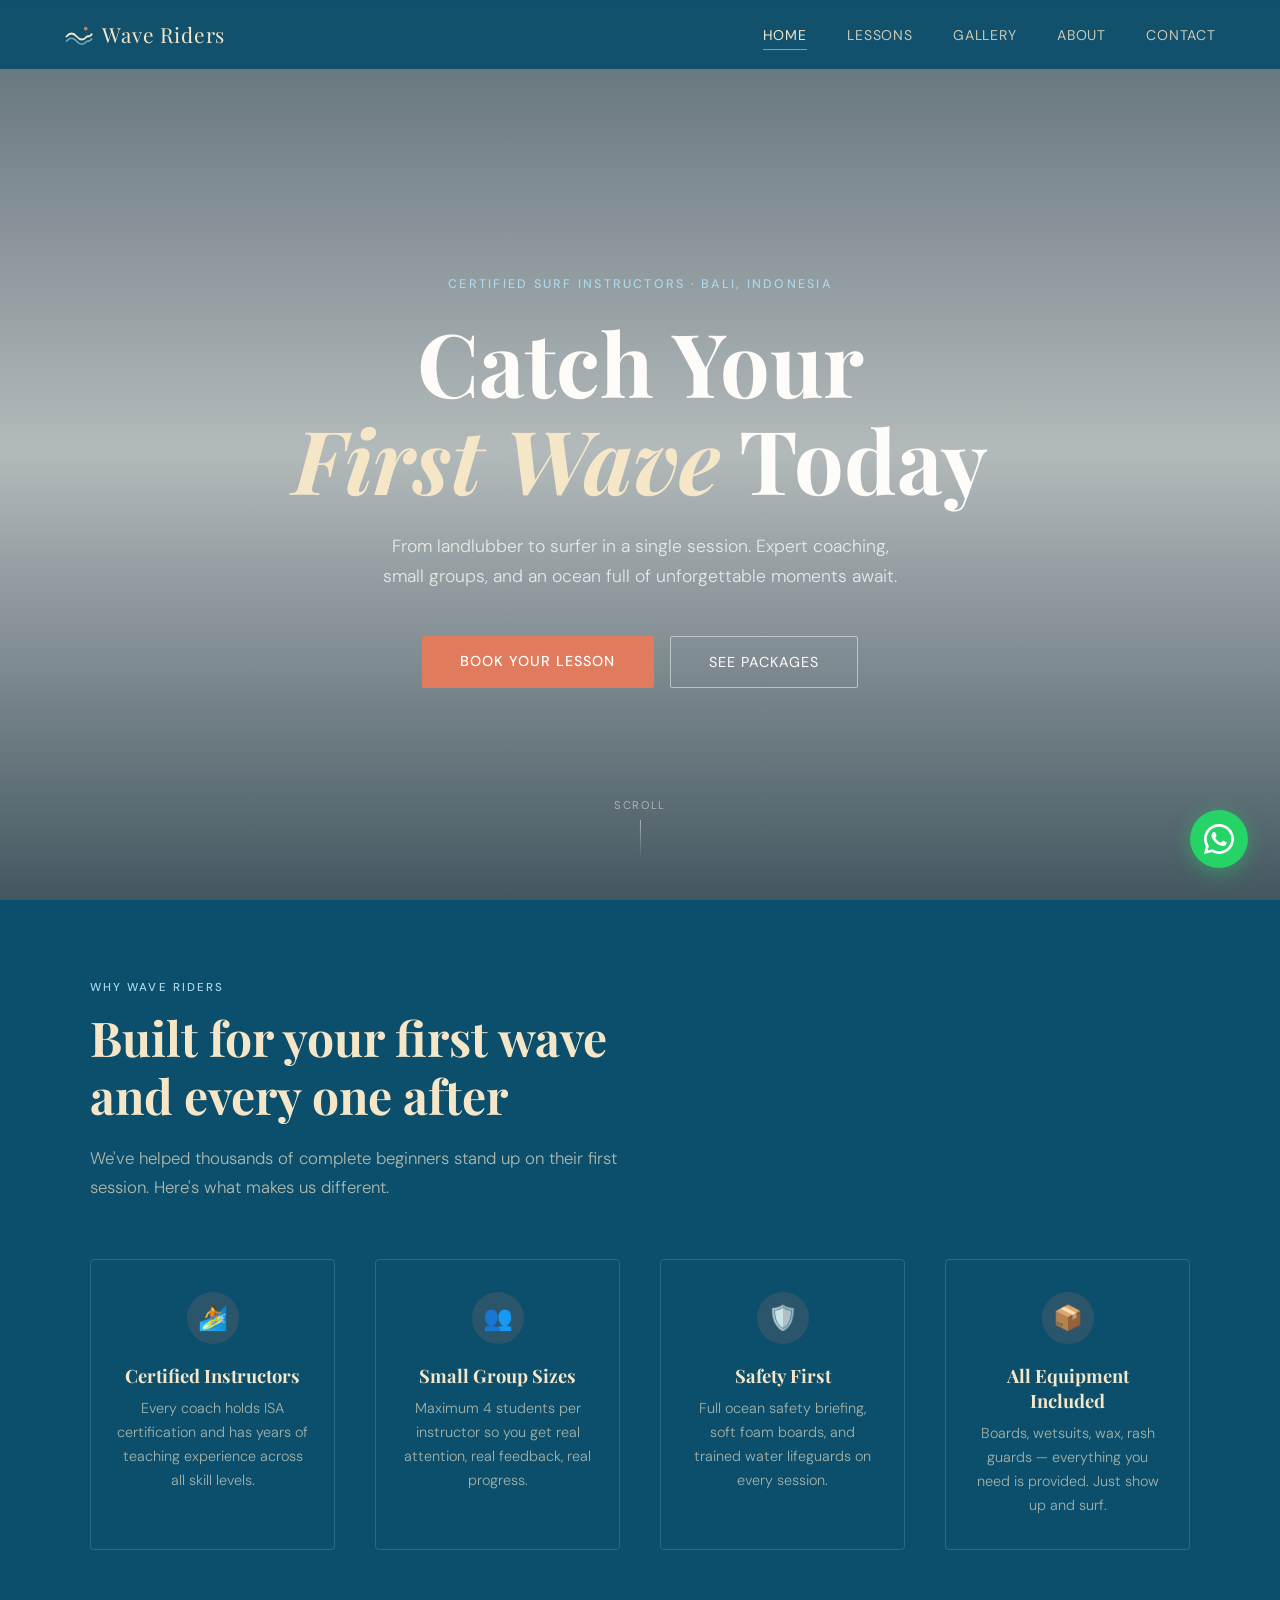
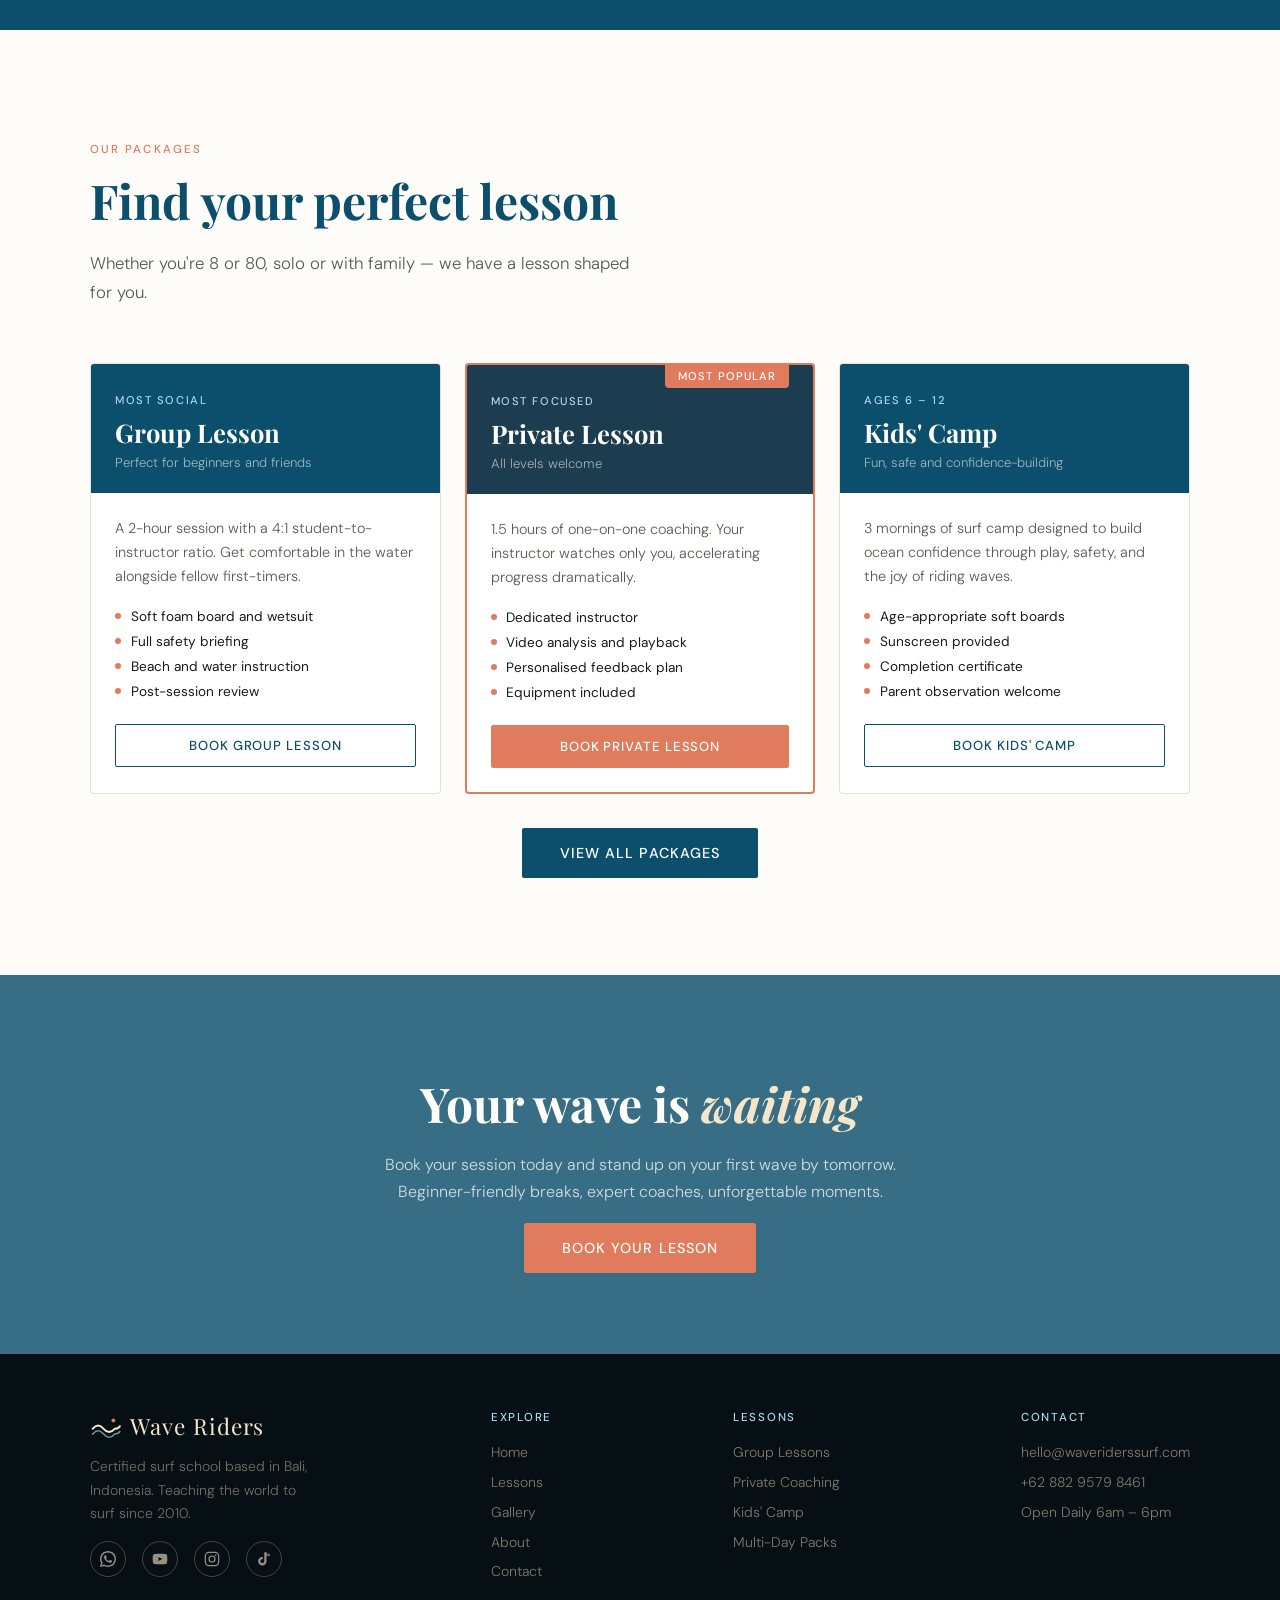
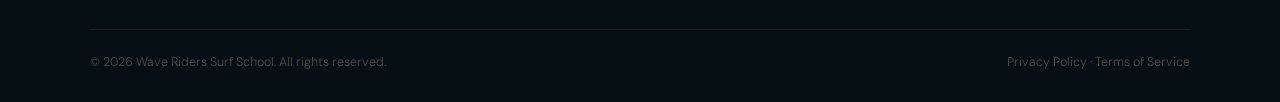
<file: index.html>
<!doctype html>
<html lang="en">
  <head>
    <meta charset="UTF-8" />
    <meta name="viewport" content="width=device-width, initial-scale=1.0" />
    <meta http-equiv="X-UA-Compatible" content="IE=edge" />

    <title>Wave Riders Surf School — Catch Your First Wave Today | Bali</title>
    <meta name="description" content="Certified surf school in Bali offering group, private, and kids' surf lessons. Small groups, safety-first, all equipment included. Stand up on your first wave." />
    <meta name="keywords" content="surf school Bali, surfing lessons, Canggu surf, beginner surf lessons, private surf coach, kids surf camp" />
    <meta name="author" content="Wave Riders Surf School" />
    <meta name="robots" content="index, follow, max-image-preview:large" />
    <meta name="theme-color" content="#0b4f6c" />

    <link rel="canonical" href="https://waveriders.example.com/" />

    <meta property="og:type" content="website" />
    <meta property="og:url" content="https://waveriders.example.com/" />
    <meta property="og:title" content="Wave Riders Surf School — Catch Your First Wave Today" />
    <meta property="og:description" content="Certified surf school in Bali. Group, private, and kids' lessons with ISA-certified instructors." />
    <meta property="og:image" content="https://images.unsplash.com/photo-1507525428034-b723cf961d3e?auto=format&fit=crop&w=1200&q=80" />
    <meta property="og:site_name" content="Wave Riders Surf School" />
    <meta property="og:locale" content="en_US" />

    <meta name="twitter:card" content="summary_large_image" />
    <meta name="twitter:title" content="Wave Riders Surf School — Catch Your First Wave Today" />
    <meta name="twitter:description" content="Certified surf school in Bali. Group, private, and kids' lessons." />
    <meta name="twitter:image" content="https://images.unsplash.com/photo-1507525428034-b723cf961d3e?auto=format&fit=crop&w=1200&q=80" />

    <link rel="icon" type="image/svg+xml" href="favicon.svg" />
    <link rel="apple-touch-icon" href="favicon.svg" />
    <link rel="manifest" href="manifest.json" />

    <link rel="preconnect" href="https://fonts.googleapis.com" />
    <link rel="preconnect" href="https://fonts.gstatic.com" crossorigin />
    <link rel="preconnect" href="https://images.unsplash.com" />

    <link
      href="https://fonts.googleapis.com/css2?family=Playfair+Display:ital,wght@0,700;1,700&family=DM+Sans:wght@300;400;500&display=swap"
      rel="stylesheet"
    />
    <link rel="stylesheet" href="style.css" />

    <script type="application/ld+json">
    {
      "@context": "https://schema.org",
      "@type": "LocalBusiness",
      "@id": "https://waveriders.example.com/",
      "name": "Wave Riders Surf School",
      "description": "Certified surf school in Bali offering group, private, and kids' surf lessons.",
      "url": "https://waveriders.example.com/",
      "telephone": "+62-882-9579-8461",
      "email": "hello@waveriderssurf.com",
      "image": "https://images.unsplash.com/photo-1507525428034-b723cf961d3e?auto=format&fit=crop&w=1200&q=80",
      "address": {
        "@type": "PostalAddress",
        "streetAddress": "Jl. Pantai Batu Bolong No. 47",
        "addressLocality": "Canggu",
        "addressRegion": "Bali",
        "postalCode": "80361",
        "addressCountry": "ID"
      },
      "geo": {
        "@type": "GeoCoordinates",
        "latitude": -8.6478,
        "longitude": 115.1385
      },
      "openingHoursSpecification": [{
        "@type": "OpeningHoursSpecification",
        "dayOfWeek": ["Monday","Tuesday","Wednesday","Thursday","Friday","Saturday","Sunday"],
        "opens": "06:00",
        "closes": "18:00"
      }],
      "priceRange": "$$",
      "sameAs": [
        "https://www.instagram.com/psptraaa_/",
        "https://www.tiktok.com/@putra.ananda76",
        "https://www.youtube.com/@PutraAnanda-x1j"
      ],
      "aggregateRating": {
        "@type": "AggregateRating",
        "ratingValue": "4.9",
        "reviewCount": "287"
      }
    }
    </script>
  </head>
  <body>
    <a href="#main" class="skip-link">Skip to main content</a>
    <!-- NAV -->
    <nav>
      <a href="index.html" class="nav-logo"><svg class="logo-mark" viewBox="0 0 100 100" aria-hidden="true" focusable="false" xmlns="http://www.w3.org/2000/svg"><path d="M8 58 Q 25 38 42 58 T 76 58 Q 88 58 92 50" stroke="#f5e6c8" stroke-width="6" fill="none" stroke-linecap="round"/><path d="M8 74 Q 25 54 42 74 T 76 74 Q 88 74 92 66" stroke="#a8d8ea" stroke-width="5" fill="none" stroke-linecap="round" opacity="0.65"/><circle cx="72" cy="32" r="6" fill="#e07b5d"/></svg><span>Wave Riders</span></a>
      <ul class="nav-links" id="navLinks">
        <li><a href="index.html" class="active" onclick="closeMenu()">Home</a></li>
        <li><a href="lessons.html" onclick="closeMenu()">Lessons</a></li>
        <li><a href="gallery.html" onclick="closeMenu()">Gallery</a></li>
        <li><a href="about.html" onclick="closeMenu()">About</a></li>
        <li><a href="contact.html" onclick="closeMenu()">Contact</a></li>
      </ul>
      <button
        class="hamburger"
        id="hamburger"
        onclick="toggleMenu()"
        aria-label="Toggle menu"
      >
        <span></span>
        <span></span>
        <span></span>
      </button>
    </nav>
    <div class="mobile-overlay" id="mobileOverlay" onclick="closeMenu()"></div>

    <main id="main">
    <!-- HERO -->
    <section class="hero" id="home">
      <p class="hero-eyebrow">Certified Surf Instructors · Bali, Indonesia</p>
      <h1>Catch Your<br /><em>First Wave</em> Today</h1>
      <p class="hero-sub">
        From landlubber to surfer in a single session. Expert coaching, small
        groups, and an ocean full of unforgettable moments await.
      </p>
      <div class="hero-btns">
        <a href="https://wa.me/6288295798461?text=Halo%20Wave%20Riders%2C%20saya%20mau%20booking%20lesson%20surfing" target="_blank" rel="noopener noreferrer" class="btn-primary">Book Your Lesson</a>
        <a href="lessons.html" class="btn-ghost">See Packages</a>
      </div>
      <div class="hero-scroll">
        <span>Scroll</span>
        <div class="scroll-line"></div>
      </div>
    </section>

    <!-- VALUE PROPS -->
    <section class="values-section">
      <div class="container">
        <p class="section-label fade-up">Why Wave Riders</p>
        <h2 class="section-title fade-up">
          Built for your first wave<br />and every one after
        </h2>
        <p class="section-sub fade-up">
          We've helped thousands of complete beginners stand up on their first
          session. Here's what makes us different.
        </p>
        <div class="values-grid">
          <div class="value-card fade-up">
            <div class="value-icon">🏄</div>
            <h3>Certified Instructors</h3>
            <p>
              Every coach holds ISA certification and has years of teaching
              experience across all skill levels.
            </p>
          </div>
          <div class="value-card fade-up">
            <div class="value-icon">👥</div>
            <h3>Small Group Sizes</h3>
            <p>
              Maximum 4 students per instructor so you get real attention, real
              feedback, real progress.
            </p>
          </div>
          <div class="value-card fade-up">
            <div class="value-icon">🛡️</div>
            <h3>Safety First</h3>
            <p>
              Full ocean safety briefing, soft foam boards, and trained water
              lifeguards on every session.
            </p>
          </div>
          <div class="value-card fade-up">
            <div class="value-icon">📦</div>
            <h3>All Equipment Included</h3>
            <p>
              Boards, wetsuits, wax, rash guards — everything you need is
              provided. Just show up and surf.
            </p>
          </div>
        </div>
      </div>
    </section>

    <!-- FEATURED LESSONS PREVIEW -->
    <section class="lessons-section">
      <div class="container">
        <p class="section-label fade-up">Our Packages</p>
        <h2 class="section-title fade-up">Find your perfect lesson</h2>
        <p class="section-sub fade-up">
          Whether you're 8 or 80, solo or with family — we have a lesson shaped
          for you.
        </p>
        <div class="lessons-grid">
          <div class="lesson-card fade-up">
            <div class="lesson-header">
              <p class="lesson-type">Most Social</p>
              <h3>Group Lesson</h3>
              <p class="target">Perfect for beginners and friends</p>
            </div>
            <div class="lesson-body">
              <p class="lesson-desc">
                A 2-hour session with a 4:1 student-to-instructor ratio. Get
                comfortable in the water alongside fellow first-timers.
              </p>
              <ul class="lesson-includes">
                <li>Soft foam board and wetsuit</li>
                <li>Full safety briefing</li>
                <li>Beach and water instruction</li>
                <li>Post-session review</li>
              </ul>
              <a href="https://wa.me/6288295798461?text=Halo%20Wave%20Riders%2C%20saya%20mau%20booking%20Group%20Lesson" target="_blank" rel="noopener noreferrer" class="lesson-cta">Book Group Lesson</a>
            </div>
          </div>
          <div class="lesson-card featured fade-up">
            <span class="badge">Most Popular</span>
            <div class="lesson-header alt">
              <p class="lesson-type">Most Focused</p>
              <h3>Private Lesson</h3>
              <p class="target">All levels welcome</p>
            </div>
            <div class="lesson-body">
              <p class="lesson-desc">
                1.5 hours of one-on-one coaching. Your instructor watches only
                you, accelerating progress dramatically.
              </p>
              <ul class="lesson-includes">
                <li>Dedicated instructor</li>
                <li>Video analysis and playback</li>
                <li>Personalised feedback plan</li>
                <li>Equipment included</li>
              </ul>
              <a href="https://wa.me/6288295798461?text=Halo%20Wave%20Riders%2C%20saya%20mau%20booking%20Private%20Lesson" target="_blank" rel="noopener noreferrer" class="lesson-cta">Book Private Lesson</a>
            </div>
          </div>
          <div class="lesson-card fade-up">
            <div class="lesson-header">
              <p class="lesson-type">Ages 6 – 12</p>
              <h3>Kids' Camp</h3>
              <p class="target">Fun, safe and confidence-building</p>
            </div>
            <div class="lesson-body">
              <p class="lesson-desc">
                3 mornings of surf camp designed to build ocean confidence
                through play, safety, and the joy of riding waves.
              </p>
              <ul class="lesson-includes">
                <li>Age-appropriate soft boards</li>
                <li>Sunscreen provided</li>
                <li>Completion certificate</li>
                <li>Parent observation welcome</li>
              </ul>
              <a href="https://wa.me/6288295798461?text=Halo%20Wave%20Riders%2C%20saya%20mau%20booking%20Kids%20Camp" target="_blank" rel="noopener noreferrer" class="lesson-cta">Book Kids' Camp</a>
            </div>
          </div>
        </div>
        <div style="text-align: center; margin-top: 3rem">
          <a href="lessons.html" class="btn-primary" style="background: var(--ocean); color: white">View All Packages</a>
        </div>
      </div>
    </section>

    <!-- CTA BANNER -->
    <section class="cta-banner">
      <h2>Your wave is <em>waiting</em></h2>
      <p>
        Book your session today and stand up on your first wave by tomorrow.
        Beginner-friendly breaks, expert coaches, unforgettable moments.
      </p>
      <a href="https://wa.me/6288295798461?text=Halo%20Wave%20Riders%2C%20saya%20mau%20booking%20lesson%20surfing" target="_blank" rel="noopener noreferrer" class="btn-primary">Book Your Lesson</a>
    </section>

    </main>

    <!-- FOOTER -->
    <footer>
      <div class="footer-inner">
        <div class="footer-brand">
          <a href="index.html" class="nav-logo"><svg class="logo-mark" viewBox="0 0 100 100" aria-hidden="true" focusable="false" xmlns="http://www.w3.org/2000/svg"><path d="M8 58 Q 25 38 42 58 T 76 58 Q 88 58 92 50" stroke="#f5e6c8" stroke-width="6" fill="none" stroke-linecap="round"/><path d="M8 74 Q 25 54 42 74 T 76 74 Q 88 74 92 66" stroke="#a8d8ea" stroke-width="5" fill="none" stroke-linecap="round" opacity="0.65"/><circle cx="72" cy="32" r="6" fill="#e07b5d"/></svg><span>Wave Riders</span></a>
          <p>
            Certified surf school based in Bali, Indonesia. Teaching the world
            to surf since 2010.
          </p>
          <div class="social-footer-links">
            <a href="https://wa.me/6288295798461" target="_blank" rel="noopener noreferrer" class="social-icon-link" aria-label="WhatsApp">
              <svg aria-hidden="true" focusable="false" viewBox="0 0 24 24" xmlns="http://www.w3.org/2000/svg" fill="rgba(245,230,200,0.6)">
                <path d="M17.472 14.382c-.297-.149-1.758-.867-2.03-.967-.273-.099-.471-.148-.67.15-.197.297-.767.966-.94 1.164-.173.199-.347.223-.644.075-.297-.15-1.255-.463-2.39-1.475-.883-.788-1.48-1.761-1.653-2.059-.173-.297-.018-.458.13-.606.134-.133.298-.347.446-.52.149-.174.198-.298.298-.497.099-.198.05-.371-.025-.52-.075-.149-.669-1.612-.916-2.207-.242-.579-.487-.5-.669-.51-.173-.008-.371-.01-.57-.01-.198 0-.52.074-.792.372-.272.297-1.04 1.016-1.04 2.479 0 1.462 1.065 2.875 1.213 3.074.149.198 2.096 3.2 5.077 4.487.709.306 1.262.489 1.694.625.712.227 1.36.195 1.871.118.571-.085 1.758-.719 2.006-1.413.248-.694.248-1.289.173-1.413-.074-.124-.272-.198-.57-.347z" />
                <path d="M12 0C5.373 0 0 5.373 0 12c0 2.139.561 4.14 1.543 5.873L0 24l6.293-1.525A11.946 11.946 0 0 0 12 24c6.627 0 12-5.373 12-12S18.627 0 12 0zm0 21.818a9.793 9.793 0 0 1-4.99-1.366l-.358-.213-3.714.9.944-3.617-.234-.373A9.78 9.78 0 0 1 2.182 12C2.182 6.57 6.57 2.182 12 2.182S21.818 6.57 21.818 12 17.43 21.818 12 21.818z" />
              </svg>
            </a>
            <a href="https://www.youtube.com/@PutraAnanda-x1j" target="_blank" rel="noopener noreferrer" class="social-icon-link" aria-label="YouTube">
              <svg aria-hidden="true" focusable="false" viewBox="0 0 24 24" xmlns="http://www.w3.org/2000/svg">
                <path d="M22.54 6.42a2.78 2.78 0 0 0-1.95-1.97C18.88 4 12 4 12 4s-6.88 0-8.59.45A2.78 2.78 0 0 0 1.46 6.42 29 29 0 0 0 1 12a29 29 0 0 0 .46 5.58 2.78 2.78 0 0 0 1.95 1.97C5.12 20 12 20 12 20s6.88 0 8.59-.45a2.78 2.78 0 0 0 1.95-1.97A29 29 0 0 0 23 12a29 29 0 0 0-.46-5.58z" fill="rgba(245,230,200,0.6)" />
                <polygon points="9.75 15.02 15.5 12 9.75 8.98 9.75 15.02" fill="#060F14" />
              </svg>
            </a>
            <a href="https://www.instagram.com/psptraaa_/" target="_blank" rel="noopener noreferrer" class="social-icon-link" aria-label="Instagram">
              <svg aria-hidden="true" focusable="false" viewBox="0 0 24 24" fill="none" xmlns="http://www.w3.org/2000/svg">
                <rect x="2" y="2" width="20" height="20" rx="5.5" stroke="rgba(245,230,200,0.6)" stroke-width="1.8" fill="none" />
                <circle cx="12" cy="12" r="4.5" stroke="rgba(245,230,200,0.6)" stroke-width="1.8" fill="none" />
                <circle cx="17.5" cy="6.5" r="1.2" fill="rgba(245,230,200,0.6)" />
              </svg>
            </a>
            <a href="https://www.tiktok.com/@putra.ananda76" target="_blank" rel="noopener noreferrer" class="social-icon-link" aria-label="TikTok">
              <svg aria-hidden="true" focusable="false" viewBox="0 0 24 24" xmlns="http://www.w3.org/2000/svg" fill="rgba(245,230,200,0.6)">
                <path d="M19.59 6.69a4.83 4.83 0 0 1-3.77-4.25V2h-3.45v13.67a2.89 2.89 0 0 1-2.88 2.5 2.89 2.89 0 0 1-2.89-2.89 2.89 2.89 0 0 1 2.89-2.89c.28 0 .54.04.79.1V9.01a6.33 6.33 0 0 0-.79-.05 6.34 6.34 0 0 0-6.34 6.34 6.34 6.34 0 0 0 6.34 6.34 6.34 6.34 0 0 0 6.33-6.34V6.44a8.19 8.19 0 0 0 4.78 1.52V4.51a4.84 4.84 0 0 1-4.01-2.45z" />
              </svg>
            </a>
          </div>
        </div>
        <div class="footer-col">
          <h3>Explore</h3>
          <ul>
            <li><a href="index.html">Home</a></li>
            <li><a href="lessons.html">Lessons</a></li>
            <li><a href="gallery.html">Gallery</a></li>
            <li><a href="about.html">About</a></li>
            <li><a href="contact.html">Contact</a></li>
          </ul>
        </div>
        <div class="footer-col">
          <h3>Lessons</h3>
          <ul>
            <li><a href="lessons.html">Group Lessons</a></li>
            <li><a href="lessons.html">Private Coaching</a></li>
            <li><a href="lessons.html">Kids' Camp</a></li>
            <li><a href="lessons.html">Multi-Day Packs</a></li>
          </ul>
        </div>
        <div class="footer-col">
          <h3>Contact</h3>
          <ul>
            <li><a href="mailto:hello@waveriderssurf.com">hello@waveriderssurf.com</a></li>
            <li><a href="https://wa.me/6288295798461">+62 882 9579 8461</a></li>
            <li><a href="contact.html">Open Daily 6am – 6pm</a></li>
          </ul>
        </div>
      </div>
      <div class="footer-bottom">
        <p>© 2026 Wave Riders Surf School. All rights reserved.</p>
        <p>Privacy Policy · Terms of Service</p>
      </div>
    </footer>

    <!-- WHATSAPP FLOATING -->
    <a href="https://wa.me/6288295798461" target="_blank" rel="noopener noreferrer" class="wa-float" title="Chat on WhatsApp" aria-label="Chat on WhatsApp">
      <span class="wa-tooltip">Chat on WhatsApp</span>
      <svg aria-hidden="true" focusable="false" viewBox="0 0 24 24" xmlns="http://www.w3.org/2000/svg" fill="white">
        <path d="M17.472 14.382c-.297-.149-1.758-.867-2.03-.967-.273-.099-.471-.148-.67.15-.197.297-.767.966-.94 1.164-.173.199-.347.223-.644.075-.297-.15-1.255-.463-2.39-1.475-.883-.788-1.48-1.761-1.653-2.059-.173-.297-.018-.458.13-.606.134-.133.298-.347.446-.52.149-.174.198-.298.298-.497.099-.198.05-.371-.025-.52-.075-.149-.669-1.612-.916-2.207-.242-.579-.487-.5-.669-.51-.173-.008-.371-.01-.57-.01-.198 0-.52.074-.792.372-.272.297-1.04 1.016-1.04 2.479 0 1.462 1.065 2.875 1.213 3.074.149.198 2.096 3.2 5.077 4.487.709.306 1.262.489 1.694.625.712.227 1.36.195 1.871.118.571-.085 1.758-.719 2.006-1.413.248-.694.248-1.289.173-1.413-.074-.124-.272-.198-.57-.347z" />
        <path d="M12 0C5.373 0 0 5.373 0 12c0 2.139.561 4.14 1.543 5.873L0 24l6.293-1.525A11.946 11.946 0 0 0 12 24c6.627 0 12-5.373 12-12S18.627 0 12 0zm0 21.818a9.793 9.793 0 0 1-4.99-1.366l-.358-.213-3.714.9.944-3.617-.234-.373A9.78 9.78 0 0 1 2.182 12C2.182 6.57 6.57 2.182 12 2.182S21.818 6.57 21.818 12 17.43 21.818 12 21.818z" />
      </svg>
    </a>

    <script src="script.js" defer></script>
  </body>
</html>
</file>
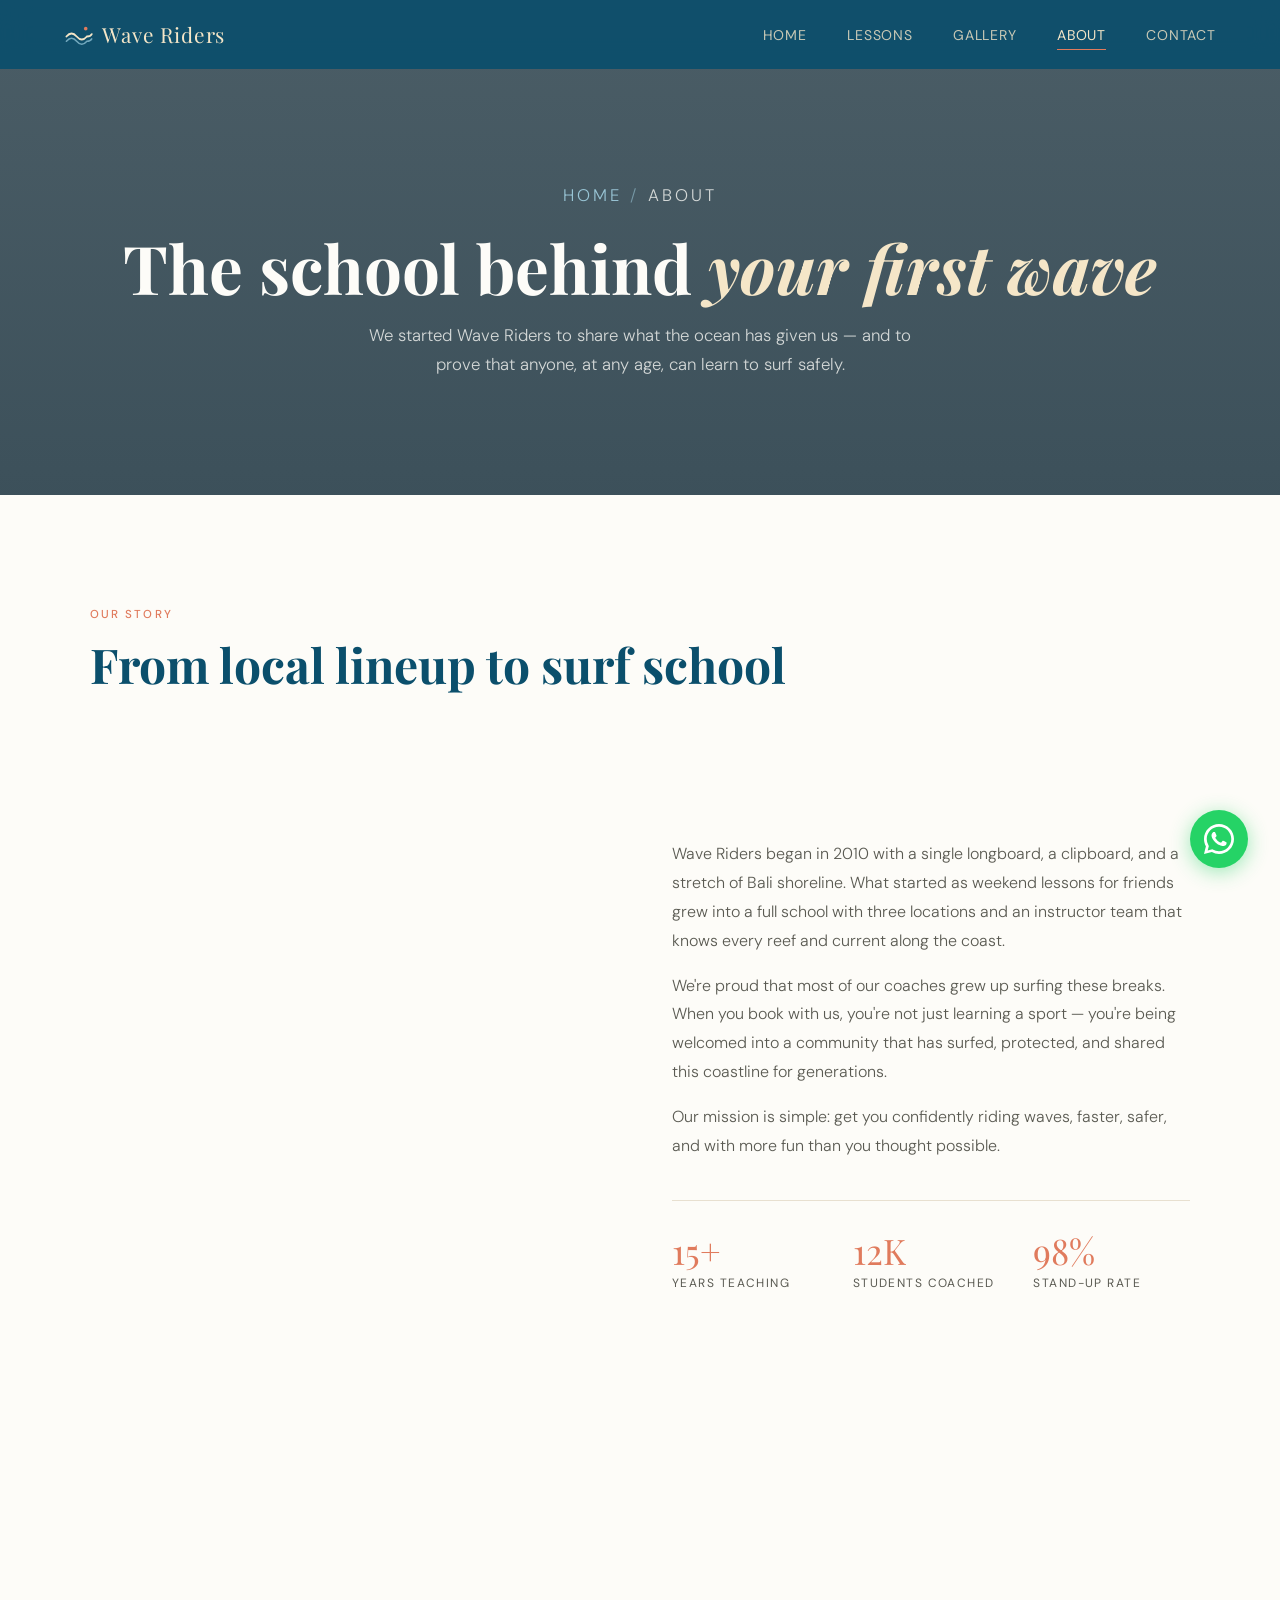
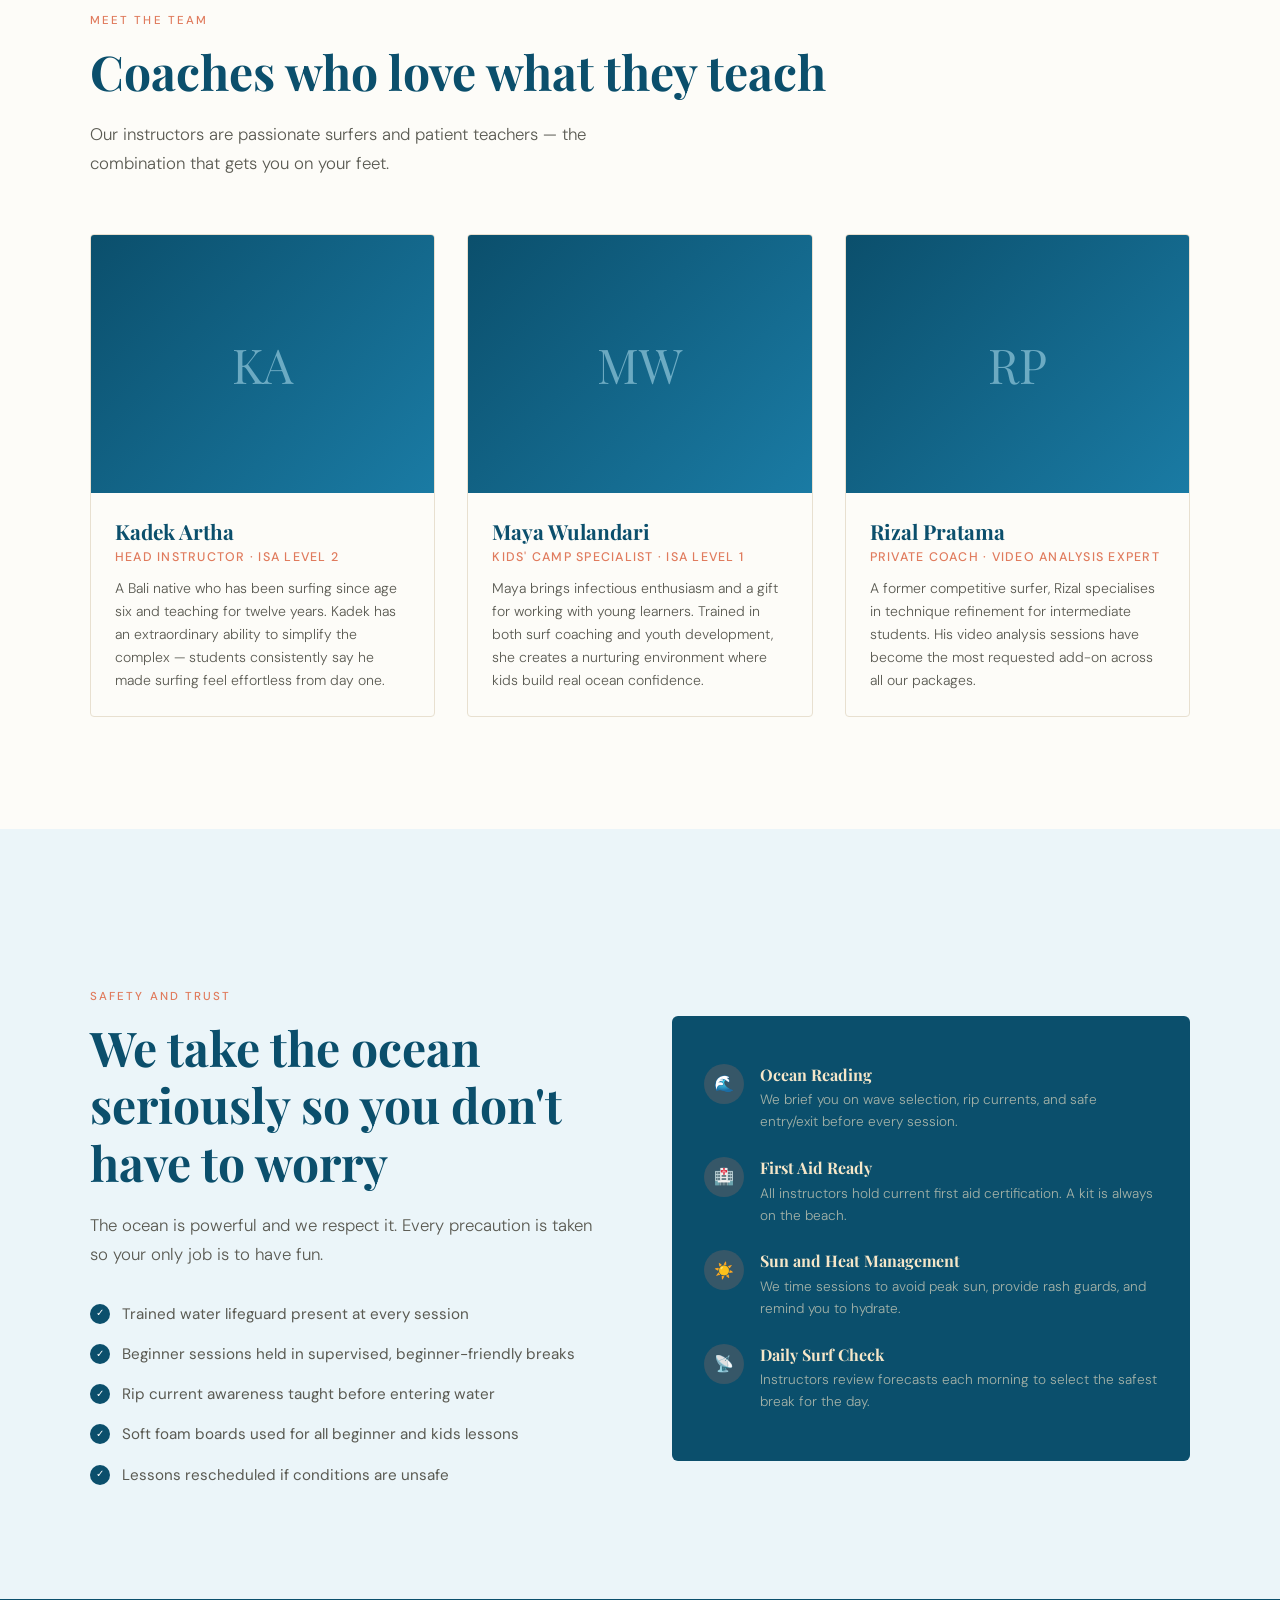
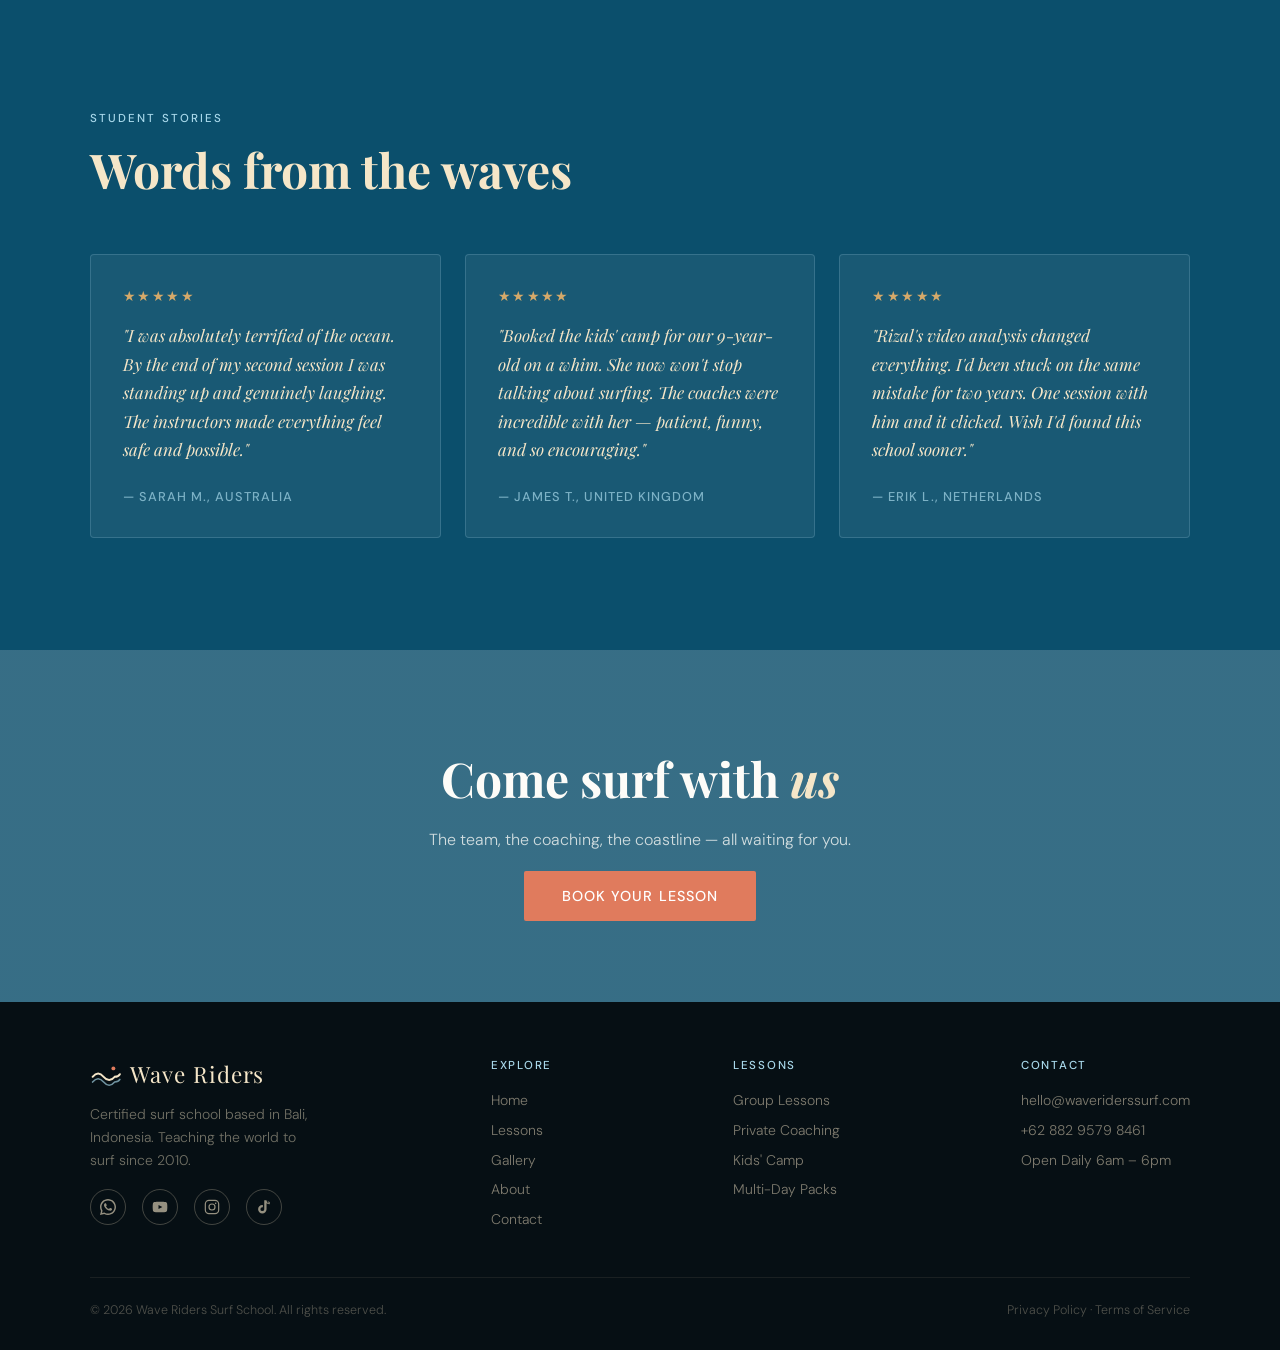
<file: about.html>
<!doctype html>
<html lang="en">
  <head>
    <meta charset="UTF-8" />
    <meta name="viewport" content="width=device-width, initial-scale=1.0" />
    <meta http-equiv="X-UA-Compatible" content="IE=edge" />

    <title>About Us — Our Team & Story | Wave Riders Surf School Bali</title>
    <meta name="description" content="Meet the Wave Riders team — 15+ years teaching surfing in Bali. ISA-certified instructors, safety-first philosophy, and the story behind our school." />
    <meta name="keywords" content="Wave Riders team, surf instructors Bali, surf school story, ISA certified, Canggu surf coaches" />
    <meta name="author" content="Wave Riders Surf School" />
    <meta name="robots" content="index, follow, max-image-preview:large" />
    <meta name="theme-color" content="#0b4f6c" />

    <link rel="canonical" href="https://waveriders.example.com/about.html" />

    <meta property="og:type" content="website" />
    <meta property="og:url" content="https://waveriders.example.com/about.html" />
    <meta property="og:title" content="About Wave Riders Surf School Bali" />
    <meta property="og:description" content="Meet our team — 15+ years teaching surfing in Bali. ISA-certified instructors and a safety-first philosophy." />
    <meta property="og:image" content="https://images.unsplash.com/photo-1519451241324-20b4ea2c4220?auto=format&fit=crop&w=1200&q=80" />
    <meta property="og:site_name" content="Wave Riders Surf School" />
    <meta property="og:locale" content="en_US" />

    <meta name="twitter:card" content="summary_large_image" />
    <meta name="twitter:title" content="About Wave Riders Surf School Bali" />
    <meta name="twitter:description" content="Meet our team — 15+ years teaching surfing in Bali." />
    <meta name="twitter:image" content="https://images.unsplash.com/photo-1519451241324-20b4ea2c4220?auto=format&fit=crop&w=1200&q=80" />

    <link rel="icon" type="image/svg+xml" href="favicon.svg" />
    <link rel="apple-touch-icon" href="favicon.svg" />
    <link rel="manifest" href="manifest.json" />

    <link rel="preconnect" href="https://fonts.googleapis.com" />
    <link rel="preconnect" href="https://fonts.gstatic.com" crossorigin />
    <link rel="preconnect" href="https://images.unsplash.com" />

    <link
      href="https://fonts.googleapis.com/css2?family=Playfair+Display:ital,wght@0,700;1,700&family=DM+Sans:wght@300;400;500&display=swap"
      rel="stylesheet"
    />
    <link rel="stylesheet" href="style.css" />
  </head>
  <body>
    <a href="#main" class="skip-link">Skip to main content</a>
    <!-- NAV -->
    <nav>
      <a href="index.html" class="nav-logo"><svg class="logo-mark" viewBox="0 0 100 100" aria-hidden="true" focusable="false" xmlns="http://www.w3.org/2000/svg"><path d="M8 58 Q 25 38 42 58 T 76 58 Q 88 58 92 50" stroke="#f5e6c8" stroke-width="6" fill="none" stroke-linecap="round"/><path d="M8 74 Q 25 54 42 74 T 76 74 Q 88 74 92 66" stroke="#a8d8ea" stroke-width="5" fill="none" stroke-linecap="round" opacity="0.65"/><circle cx="72" cy="32" r="6" fill="#e07b5d"/></svg><span>Wave Riders</span></a>
      <ul class="nav-links" id="navLinks">
        <li><a href="index.html" onclick="closeMenu()">Home</a></li>
        <li><a href="lessons.html" onclick="closeMenu()">Lessons</a></li>
        <li><a href="gallery.html" onclick="closeMenu()">Gallery</a></li>
        <li><a href="about.html" class="active" onclick="closeMenu()">About</a></li>
        <li><a href="contact.html" onclick="closeMenu()">Contact</a></li>
      </ul>
      <button class="hamburger" id="hamburger" onclick="toggleMenu()" aria-label="Toggle menu">
        <span></span><span></span><span></span>
      </button>
    </nav>
    <div class="mobile-overlay" id="mobileOverlay" onclick="closeMenu()"></div>

    <main id="main">
    <!-- SUBPAGE HERO -->
    <section class="subhero about-hero">
      <p class="crumbs"><a href="index.html">Home</a><span>/</span>About</p>
      <h1>The school behind <em>your first wave</em></h1>
      <p>
        We started Wave Riders to share what the ocean has given us — and to
        prove that anyone, at any age, can learn to surf safely.
      </p>
    </section>

    <!-- STORY -->
    <section class="story-section">
      <div class="container">
        <p class="section-label fade-up">Our Story</p>
        <h2 class="section-title fade-up">From local lineup to surf school</h2>
        <div class="story-grid">
          <div class="story-image fade-up"></div>
          <div class="story-text fade-up">
            <p>
              Wave Riders began in 2010 with a single longboard, a clipboard, and
              a stretch of Bali shoreline. What started as weekend lessons for
              friends grew into a full school with three locations and an
              instructor team that knows every reef and current along the coast.
            </p>
            <p>
              We're proud that most of our coaches grew up surfing these breaks.
              When you book with us, you're not just learning a sport — you're
              being welcomed into a community that has surfed, protected, and
              shared this coastline for generations.
            </p>
            <p>
              Our mission is simple: get you confidently riding waves, faster,
              safer, and with more fun than you thought possible.
            </p>
            <div class="story-stats">
              <div class="story-stat">
                <div class="stat-num">15+</div>
                <div class="stat-label">Years Teaching</div>
              </div>
              <div class="story-stat">
                <div class="stat-num">12K</div>
                <div class="stat-label">Students Coached</div>
              </div>
              <div class="story-stat">
                <div class="stat-num">98%</div>
                <div class="stat-label">Stand-Up Rate</div>
              </div>
            </div>
          </div>
        </div>
      </div>
    </section>

    <!-- INSTRUCTORS -->
    <section class="instructors-section">
      <div class="container">
        <p class="section-label fade-up">Meet the Team</p>
        <h2 class="section-title fade-up">Coaches who love what they teach</h2>
        <p class="section-sub fade-up">
          Our instructors are passionate surfers and patient teachers — the
          combination that gets you on your feet.
        </p>
        <div class="instructors-grid">
          <div class="instructor-card fade-up">
            <div class="instructor-photo-placeholder">KA</div>
            <div class="instructor-info">
              <h3>Kadek Artha</h3>
              <p class="instructor-role">Head Instructor · ISA Level 2</p>
              <p class="instructor-bio">
                A Bali native who has been surfing since age six and teaching
                for twelve years. Kadek has an extraordinary ability to simplify
                the complex — students consistently say he made surfing feel
                effortless from day one.
              </p>
            </div>
          </div>
          <div class="instructor-card fade-up">
            <div class="instructor-photo-placeholder">MW</div>
            <div class="instructor-info">
              <h3>Maya Wulandari</h3>
              <p class="instructor-role">Kids' Camp Specialist · ISA Level 1</p>
              <p class="instructor-bio">
                Maya brings infectious enthusiasm and a gift for working with
                young learners. Trained in both surf coaching and youth
                development, she creates a nurturing environment where kids
                build real ocean confidence.
              </p>
            </div>
          </div>
          <div class="instructor-card fade-up">
            <div class="instructor-photo-placeholder">RP</div>
            <div class="instructor-info">
              <h3>Rizal Pratama</h3>
              <p class="instructor-role">Private Coach · Video Analysis Expert</p>
              <p class="instructor-bio">
                A former competitive surfer, Rizal specialises in technique
                refinement for intermediate students. His video analysis
                sessions have become the most requested add-on across all our
                packages.
              </p>
            </div>
          </div>
        </div>
      </div>
    </section>

    <!-- SAFETY -->
    <section class="safety-section">
      <div class="container">
        <div class="safety-grid">
          <div>
            <p class="section-label fade-up">Safety and Trust</p>
            <h2 class="section-title fade-up">
              We take the ocean seriously so you don't have to worry
            </h2>
            <p class="section-sub fade-up" style="margin-bottom: 2rem">
              The ocean is powerful and we respect it. Every precaution is taken
              so your only job is to have fun.
            </p>
            <ul class="safety-list">
              <li class="fade-up"><span class="check">✓</span>Trained water lifeguard present at every session</li>
              <li class="fade-up"><span class="check">✓</span>Beginner sessions held in supervised, beginner-friendly breaks</li>
              <li class="fade-up"><span class="check">✓</span>Rip current awareness taught before entering water</li>
              <li class="fade-up"><span class="check">✓</span>Soft foam boards used for all beginner and kids lessons</li>
              <li class="fade-up"><span class="check">✓</span>Lessons rescheduled if conditions are unsafe</li>
            </ul>
          </div>
          <div class="safety-visual fade-up">
            <div class="safety-item">
              <div class="safety-icon">🌊</div>
              <div>
                <h3>Ocean Reading</h3>
                <p>We brief you on wave selection, rip currents, and safe entry/exit before every session.</p>
              </div>
            </div>
            <div class="safety-item">
              <div class="safety-icon">🏥</div>
              <div>
                <h3>First Aid Ready</h3>
                <p>All instructors hold current first aid certification. A kit is always on the beach.</p>
              </div>
            </div>
            <div class="safety-item">
              <div class="safety-icon">☀️</div>
              <div>
                <h3>Sun and Heat Management</h3>
                <p>We time sessions to avoid peak sun, provide rash guards, and remind you to hydrate.</p>
              </div>
            </div>
            <div class="safety-item">
              <div class="safety-icon">📡</div>
              <div>
                <h3>Daily Surf Check</h3>
                <p>Instructors review forecasts each morning to select the safest break for the day.</p>
              </div>
            </div>
          </div>
        </div>
      </div>
    </section>

    <!-- TESTIMONIALS -->
    <section class="testimonials-section">
      <div class="container">
        <p class="section-label fade-up">Student Stories</p>
        <h2 class="section-title fade-up">Words from the waves</h2>
        <div class="testimonials-grid">
          <div class="testimonial fade-up">
            <div class="stars">★★★★★</div>
            <blockquote>
              "I was absolutely terrified of the ocean. By the end of my second
              session I was standing up and genuinely laughing. The instructors
              made everything feel safe and possible."
            </blockquote>
            <p class="testimonial-author">— Sarah M., Australia</p>
          </div>
          <div class="testimonial fade-up">
            <div class="stars">★★★★★</div>
            <blockquote>
              "Booked the kids' camp for our 9-year-old on a whim. She now won't
              stop talking about surfing. The coaches were incredible with her —
              patient, funny, and so encouraging."
            </blockquote>
            <p class="testimonial-author">— James T., United Kingdom</p>
          </div>
          <div class="testimonial fade-up">
            <div class="stars">★★★★★</div>
            <blockquote>
              "Rizal's video analysis changed everything. I'd been stuck on the
              same mistake for two years. One session with him and it clicked.
              Wish I'd found this school sooner."
            </blockquote>
            <p class="testimonial-author">— Erik L., Netherlands</p>
          </div>
        </div>
      </div>
    </section>

    <!-- CTA BANNER -->
    <section class="cta-banner">
      <h2>Come surf with <em>us</em></h2>
      <p>The team, the coaching, the coastline — all waiting for you.</p>
      <a href="contact.html" class="btn-primary">Book Your Lesson</a>
    </section>

    </main>

    <!-- FOOTER -->
    <footer>
      <div class="footer-inner">
        <div class="footer-brand">
          <a href="index.html" class="nav-logo"><svg class="logo-mark" viewBox="0 0 100 100" aria-hidden="true" focusable="false" xmlns="http://www.w3.org/2000/svg"><path d="M8 58 Q 25 38 42 58 T 76 58 Q 88 58 92 50" stroke="#f5e6c8" stroke-width="6" fill="none" stroke-linecap="round"/><path d="M8 74 Q 25 54 42 74 T 76 74 Q 88 74 92 66" stroke="#a8d8ea" stroke-width="5" fill="none" stroke-linecap="round" opacity="0.65"/><circle cx="72" cy="32" r="6" fill="#e07b5d"/></svg><span>Wave Riders</span></a>
          <p>Certified surf school based in Bali, Indonesia. Teaching the world to surf since 2010.</p>
          <div class="social-footer-links">
            <a href="https://wa.me/6288295798461" target="_blank" rel="noopener noreferrer" class="social-icon-link" aria-label="WhatsApp">
              <svg aria-hidden="true" focusable="false" viewBox="0 0 24 24" xmlns="http://www.w3.org/2000/svg" fill="rgba(245,230,200,0.6)">
                <path d="M17.472 14.382c-.297-.149-1.758-.867-2.03-.967-.273-.099-.471-.148-.67.15-.197.297-.767.966-.94 1.164-.173.199-.347.223-.644.075-.297-.15-1.255-.463-2.39-1.475-.883-.788-1.48-1.761-1.653-2.059-.173-.297-.018-.458.13-.606.134-.133.298-.347.446-.52.149-.174.198-.298.298-.497.099-.198.05-.371-.025-.52-.075-.149-.669-1.612-.916-2.207-.242-.579-.487-.5-.669-.51-.173-.008-.371-.01-.57-.01-.198 0-.52.074-.792.372-.272.297-1.04 1.016-1.04 2.479 0 1.462 1.065 2.875 1.213 3.074.149.198 2.096 3.2 5.077 4.487.709.306 1.262.489 1.694.625.712.227 1.36.195 1.871.118.571-.085 1.758-.719 2.006-1.413.248-.694.248-1.289.173-1.413-.074-.124-.272-.198-.57-.347z" />
                <path d="M12 0C5.373 0 0 5.373 0 12c0 2.139.561 4.14 1.543 5.873L0 24l6.293-1.525A11.946 11.946 0 0 0 12 24c6.627 0 12-5.373 12-12S18.627 0 12 0zm0 21.818a9.793 9.793 0 0 1-4.99-1.366l-.358-.213-3.714.9.944-3.617-.234-.373A9.78 9.78 0 0 1 2.182 12C2.182 6.57 6.57 2.182 12 2.182S21.818 6.57 21.818 12 17.43 21.818 12 21.818z" />
              </svg>
            </a>
            <a href="https://www.youtube.com/@PutraAnanda-x1j" target="_blank" rel="noopener noreferrer" class="social-icon-link" aria-label="YouTube">
              <svg aria-hidden="true" focusable="false" viewBox="0 0 24 24" xmlns="http://www.w3.org/2000/svg">
                <path d="M22.54 6.42a2.78 2.78 0 0 0-1.95-1.97C18.88 4 12 4 12 4s-6.88 0-8.59.45A2.78 2.78 0 0 0 1.46 6.42 29 29 0 0 0 1 12a29 29 0 0 0 .46 5.58 2.78 2.78 0 0 0 1.95 1.97C5.12 20 12 20 12 20s6.88 0 8.59-.45a2.78 2.78 0 0 0 1.95-1.97A29 29 0 0 0 23 12a29 29 0 0 0-.46-5.58z" fill="rgba(245,230,200,0.6)" />
                <polygon points="9.75 15.02 15.5 12 9.75 8.98 9.75 15.02" fill="#060F14" />
              </svg>
            </a>
            <a href="https://www.instagram.com/psptraaa_/" target="_blank" rel="noopener noreferrer" class="social-icon-link" aria-label="Instagram">
              <svg aria-hidden="true" focusable="false" viewBox="0 0 24 24" fill="none" xmlns="http://www.w3.org/2000/svg">
                <rect x="2" y="2" width="20" height="20" rx="5.5" stroke="rgba(245,230,200,0.6)" stroke-width="1.8" fill="none" />
                <circle cx="12" cy="12" r="4.5" stroke="rgba(245,230,200,0.6)" stroke-width="1.8" fill="none" />
                <circle cx="17.5" cy="6.5" r="1.2" fill="rgba(245,230,200,0.6)" />
              </svg>
            </a>
            <a href="https://www.tiktok.com/@putra.ananda76" target="_blank" rel="noopener noreferrer" class="social-icon-link" aria-label="TikTok">
              <svg aria-hidden="true" focusable="false" viewBox="0 0 24 24" xmlns="http://www.w3.org/2000/svg" fill="rgba(245,230,200,0.6)">
                <path d="M19.59 6.69a4.83 4.83 0 0 1-3.77-4.25V2h-3.45v13.67a2.89 2.89 0 0 1-2.88 2.5 2.89 2.89 0 0 1-2.89-2.89 2.89 2.89 0 0 1 2.89-2.89c.28 0 .54.04.79.1V9.01a6.33 6.33 0 0 0-.79-.05 6.34 6.34 0 0 0-6.34 6.34 6.34 6.34 0 0 0 6.34 6.34 6.34 6.34 0 0 0 6.33-6.34V6.44a8.19 8.19 0 0 0 4.78 1.52V4.51a4.84 4.84 0 0 1-4.01-2.45z" />
              </svg>
            </a>
          </div>
        </div>
        <div class="footer-col">
          <h3>Explore</h3>
          <ul>
            <li><a href="index.html">Home</a></li>
            <li><a href="lessons.html">Lessons</a></li>
            <li><a href="gallery.html">Gallery</a></li>
            <li><a href="about.html">About</a></li>
            <li><a href="contact.html">Contact</a></li>
          </ul>
        </div>
        <div class="footer-col">
          <h3>Lessons</h3>
          <ul>
            <li><a href="lessons.html">Group Lessons</a></li>
            <li><a href="lessons.html">Private Coaching</a></li>
            <li><a href="lessons.html">Kids' Camp</a></li>
            <li><a href="lessons.html">Multi-Day Packs</a></li>
          </ul>
        </div>
        <div class="footer-col">
          <h3>Contact</h3>
          <ul>
            <li><a href="mailto:hello@waveriderssurf.com">hello@waveriderssurf.com</a></li>
            <li><a href="https://wa.me/6288295798461">+62 882 9579 8461</a></li>
            <li><a href="contact.html">Open Daily 6am – 6pm</a></li>
          </ul>
        </div>
      </div>
      <div class="footer-bottom">
        <p>© 2026 Wave Riders Surf School. All rights reserved.</p>
        <p>Privacy Policy · Terms of Service</p>
      </div>
    </footer>

    <a href="https://wa.me/6288295798461" target="_blank" rel="noopener noreferrer" class="wa-float" title="Chat on WhatsApp" aria-label="Chat on WhatsApp">
      <span class="wa-tooltip">Chat on WhatsApp</span>
      <svg aria-hidden="true" focusable="false" viewBox="0 0 24 24" xmlns="http://www.w3.org/2000/svg" fill="white">
        <path d="M17.472 14.382c-.297-.149-1.758-.867-2.03-.967-.273-.099-.471-.148-.67.15-.197.297-.767.966-.94 1.164-.173.199-.347.223-.644.075-.297-.15-1.255-.463-2.39-1.475-.883-.788-1.48-1.761-1.653-2.059-.173-.297-.018-.458.13-.606.134-.133.298-.347.446-.52.149-.174.198-.298.298-.497.099-.198.05-.371-.025-.52-.075-.149-.669-1.612-.916-2.207-.242-.579-.487-.5-.669-.51-.173-.008-.371-.01-.57-.01-.198 0-.52.074-.792.372-.272.297-1.04 1.016-1.04 2.479 0 1.462 1.065 2.875 1.213 3.074.149.198 2.096 3.2 5.077 4.487.709.306 1.262.489 1.694.625.712.227 1.36.195 1.871.118.571-.085 1.758-.719 2.006-1.413.248-.694.248-1.289.173-1.413-.074-.124-.272-.198-.57-.347z" />
        <path d="M12 0C5.373 0 0 5.373 0 12c0 2.139.561 4.14 1.543 5.873L0 24l6.293-1.525A11.946 11.946 0 0 0 12 24c6.627 0 12-5.373 12-12S18.627 0 12 0zm0 21.818a9.793 9.793 0 0 1-4.99-1.366l-.358-.213-3.714.9.944-3.617-.234-.373A9.78 9.78 0 0 1 2.182 12C2.182 6.57 6.57 2.182 12 2.182S21.818 6.57 21.818 12 17.43 21.818 12 21.818z" />
      </svg>
    </a>

    <script src="script.js" defer></script>
  </body>
</html>
</file>
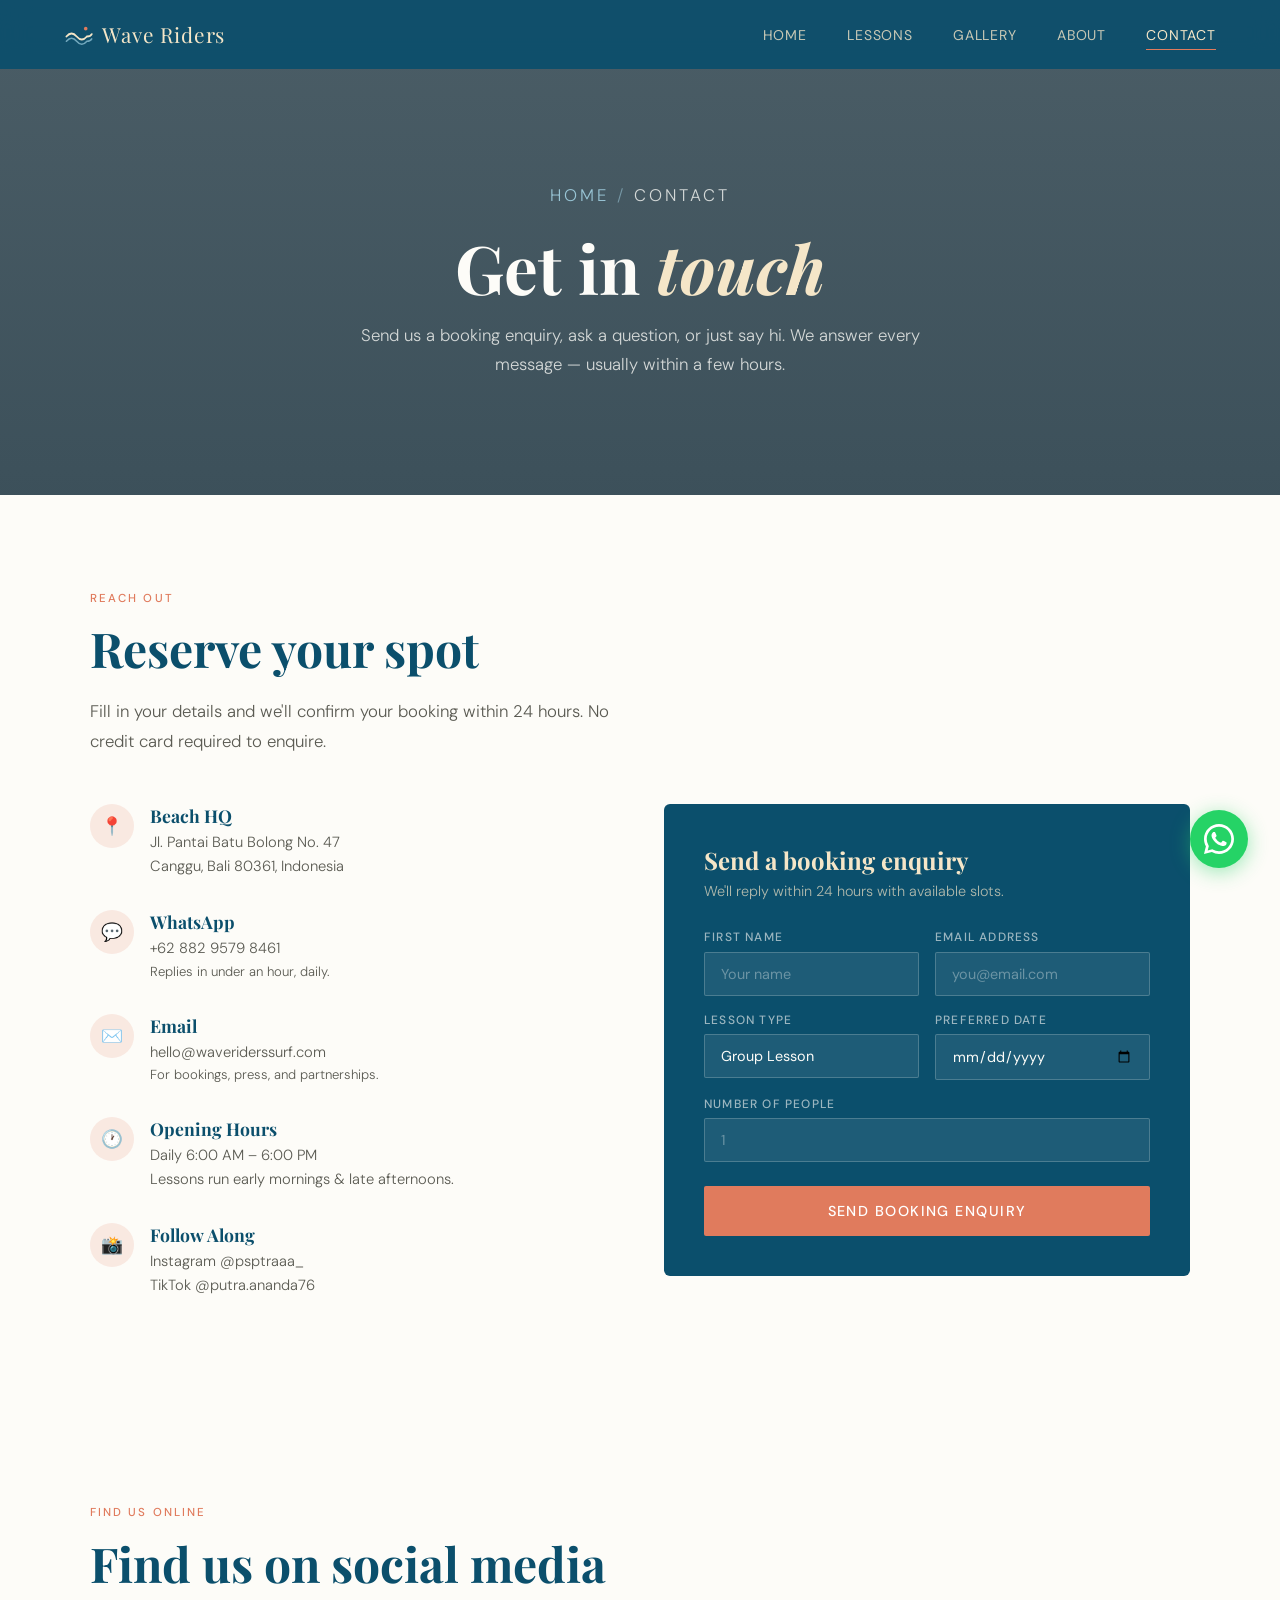
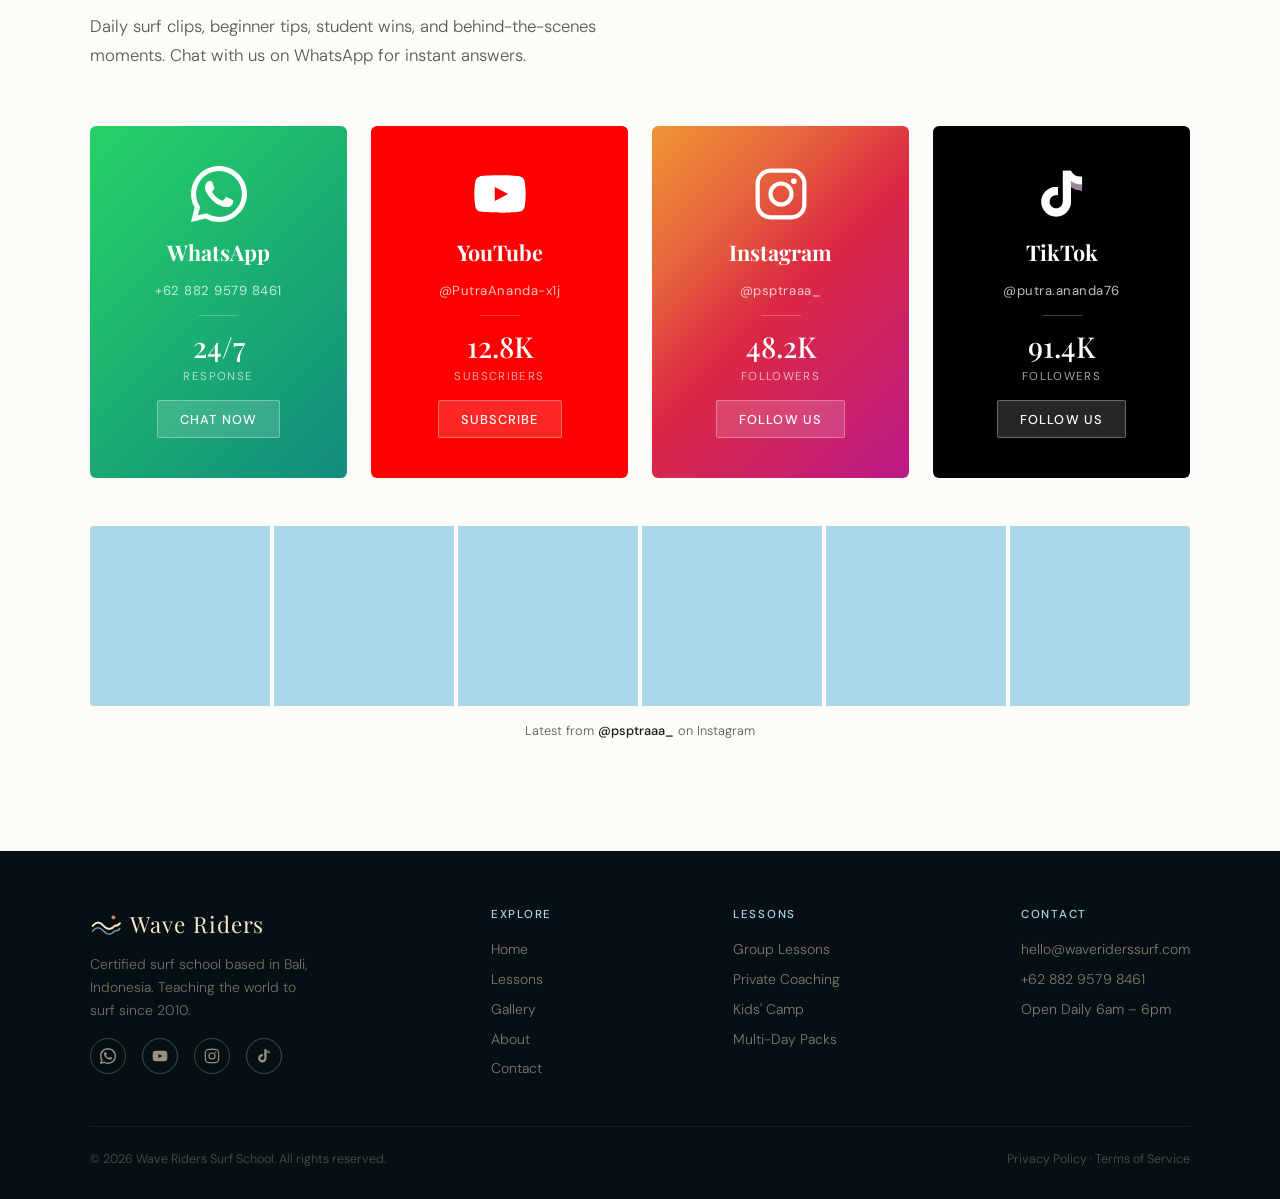
<file: contact.html>
<!doctype html>
<html lang="en">
  <head>
    <meta charset="UTF-8" />
    <meta name="viewport" content="width=device-width, initial-scale=1.0" />
    <meta http-equiv="X-UA-Compatible" content="IE=edge" />

    <title>Contact & Booking — Reserve Your Surf Lesson | Wave Riders Bali</title>
    <meta name="description" content="Book your surf lesson with Wave Riders. Located in Canggu, Bali. Open daily 6am–6pm. WhatsApp, email, or send a booking enquiry online." />
    <meta name="keywords" content="book surf lesson Bali, contact Wave Riders, Canggu surf school, surf booking, surf lesson enquiry" />
    <meta name="author" content="Wave Riders Surf School" />
    <meta name="robots" content="index, follow, max-image-preview:large" />
    <meta name="theme-color" content="#0b4f6c" />

    <link rel="canonical" href="https://waveriders.example.com/contact.html" />

    <meta property="og:type" content="website" />
    <meta property="og:url" content="https://waveriders.example.com/contact.html" />
    <meta property="og:title" content="Contact & Booking — Wave Riders Surf School" />
    <meta property="og:description" content="Book your surf lesson — Canggu, Bali. Daily 6am–6pm. WhatsApp, email, or online form." />
    <meta property="og:image" content="https://images.unsplash.com/photo-1502680390469-be75c86b636f?auto=format&fit=crop&w=1200&q=80" />
    <meta property="og:site_name" content="Wave Riders Surf School" />
    <meta property="og:locale" content="en_US" />

    <meta name="twitter:card" content="summary_large_image" />
    <meta name="twitter:title" content="Contact & Booking — Wave Riders Surf School" />
    <meta name="twitter:description" content="Book your surf lesson in Canggu, Bali. Daily 6am–6pm." />
    <meta name="twitter:image" content="https://images.unsplash.com/photo-1502680390469-be75c86b636f?auto=format&fit=crop&w=1200&q=80" />

    <link rel="icon" type="image/svg+xml" href="favicon.svg" />
    <link rel="apple-touch-icon" href="favicon.svg" />
    <link rel="manifest" href="manifest.json" />

    <link rel="preconnect" href="https://fonts.googleapis.com" />
    <link rel="preconnect" href="https://fonts.gstatic.com" crossorigin />
    <link rel="preconnect" href="https://images.unsplash.com" />

    <link
      href="https://fonts.googleapis.com/css2?family=Playfair+Display:ital,wght@0,700;1,700&family=DM+Sans:wght@300;400;500&display=swap"
      rel="stylesheet"
    />
    <link rel="stylesheet" href="style.css" />
  </head>
  <body>
    <a href="#main" class="skip-link">Skip to main content</a>
    <!-- NAV -->
    <nav>
      <a href="index.html" class="nav-logo"><svg class="logo-mark" viewBox="0 0 100 100" aria-hidden="true" focusable="false" xmlns="http://www.w3.org/2000/svg"><path d="M8 58 Q 25 38 42 58 T 76 58 Q 88 58 92 50" stroke="#f5e6c8" stroke-width="6" fill="none" stroke-linecap="round"/><path d="M8 74 Q 25 54 42 74 T 76 74 Q 88 74 92 66" stroke="#a8d8ea" stroke-width="5" fill="none" stroke-linecap="round" opacity="0.65"/><circle cx="72" cy="32" r="6" fill="#e07b5d"/></svg><span>Wave Riders</span></a>
      <ul class="nav-links" id="navLinks">
        <li><a href="index.html" onclick="closeMenu()">Home</a></li>
        <li><a href="lessons.html" onclick="closeMenu()">Lessons</a></li>
        <li><a href="gallery.html" onclick="closeMenu()">Gallery</a></li>
        <li><a href="about.html" onclick="closeMenu()">About</a></li>
        <li><a href="contact.html" class="active" onclick="closeMenu()">Contact</a></li>
      </ul>
      <button class="hamburger" id="hamburger" onclick="toggleMenu()" aria-label="Toggle menu">
        <span></span><span></span><span></span>
      </button>
    </nav>
    <div class="mobile-overlay" id="mobileOverlay" onclick="closeMenu()"></div>

    <main id="main">
    <!-- SUBPAGE HERO -->
    <section class="subhero contact-hero">
      <p class="crumbs"><a href="index.html">Home</a><span>/</span>Contact</p>
      <h1>Get in <em>touch</em></h1>
      <p>
        Send us a booking enquiry, ask a question, or just say hi. We answer
        every message — usually within a few hours.
      </p>
    </section>

    <!-- CONTACT + BOOKING -->
    <section style="background: var(--white); padding: 6rem 2rem">
      <div class="container">
        <p class="section-label fade-up">Reach Out</p>
        <h2 class="section-title fade-up">Reserve your spot</h2>
        <p class="section-sub fade-up">
          Fill in your details and we'll confirm your booking within 24 hours.
          No credit card required to enquire.
        </p>

        <div class="contact-grid">
          <div class="contact-info fade-up">
            <div class="contact-block">
              <div class="ci-icon">📍</div>
              <div>
                <h3>Beach HQ</h3>
                <p>Jl. Pantai Batu Bolong No. 47<br />Canggu, Bali 80361, Indonesia</p>
              </div>
            </div>
            <div class="contact-block">
              <div class="ci-icon">💬</div>
              <div>
                <h3>WhatsApp</h3>
                <a href="https://wa.me/6288295798461">+62 882 9579 8461</a>
                <p style="font-size: 0.82rem">Replies in under an hour, daily.</p>
              </div>
            </div>
            <div class="contact-block">
              <div class="ci-icon">✉️</div>
              <div>
                <h3>Email</h3>
                <a href="mailto:hello@waveriderssurf.com">hello@waveriderssurf.com</a>
                <p style="font-size: 0.82rem">For bookings, press, and partnerships.</p>
              </div>
            </div>
            <div class="contact-block">
              <div class="ci-icon">🕐</div>
              <div>
                <h3>Opening Hours</h3>
                <p>Daily 6:00 AM – 6:00 PM<br />Lessons run early mornings &amp; late afternoons.</p>
              </div>
            </div>
            <div class="contact-block">
              <div class="ci-icon">📸</div>
              <div>
                <h3>Follow Along</h3>
                <p>Instagram <a href="https://www.instagram.com/psptraaa_/" style="display: inline">@psptraaa_</a></p>
                <p>TikTok <a href="https://www.tiktok.com/@putra.ananda76" style="display: inline">@putra.ananda76</a></p>
              </div>
            </div>
          </div>

          <div class="contact-form-card fade-up">
            <h3>Send a booking enquiry</h3>
            <p class="lead">We'll reply within 24 hours with available slots.</p>
            <div class="form-row">
              <div class="form-group">
                <label>First Name</label>
                <input type="text" placeholder="Your name" />
              </div>
              <div class="form-group">
                <label>Email Address</label>
                <input type="email" placeholder="you@email.com" />
              </div>
            </div>
            <div class="form-row">
              <div class="form-group">
                <label>Lesson Type</label>
                <select>
                  <option>Group Lesson</option>
                  <option>Private Lesson</option>
                  <option>Kids' Camp</option>
                  <option>Multi-Day Pack</option>
                </select>
              </div>
              <div class="form-group">
                <label>Preferred Date</label>
                <input type="date" />
              </div>
            </div>
            <div class="form-group" style="margin-bottom: 1rem">
              <label>Number of People</label>
              <input type="number" min="1" max="10" placeholder="1" />
            </div>
            <button class="form-submit" onclick="handleBooking()">
              Send Booking Enquiry
            </button>
          </div>
        </div>
      </div>
    </section>

    <!-- SOCIAL PLATFORMS -->
    <section class="social-section">
      <div class="container">
        <p class="section-label fade-up">Find Us Online</p>
        <h2 class="section-title fade-up">Find us on social media</h2>
        <p class="section-sub fade-up">
          Daily surf clips, beginner tips, student wins, and behind-the-scenes
          moments. Chat with us on WhatsApp for instant answers.
        </p>

        <div class="social-platforms">
          <a href="https://wa.me/6288295798461" target="_blank" rel="noopener noreferrer" class="platform-card whatsapp fade-up">
            <div class="platform-inner">
              <div class="platform-logo">
                <svg aria-hidden="true" focusable="false" viewBox="0 0 24 24" xmlns="http://www.w3.org/2000/svg" fill="white">
                  <path d="M17.472 14.382c-.297-.149-1.758-.867-2.03-.967-.273-.099-.471-.148-.67.15-.197.297-.767.966-.94 1.164-.173.199-.347.223-.644.075-.297-.15-1.255-.463-2.39-1.475-.883-.788-1.48-1.761-1.653-2.059-.173-.297-.018-.458.13-.606.134-.133.298-.347.446-.52.149-.174.198-.298.298-.497.099-.198.05-.371-.025-.52-.075-.149-.669-1.612-.916-2.207-.242-.579-.487-.5-.669-.51-.173-.008-.371-.01-.57-.01-.198 0-.52.074-.792.372-.272.297-1.04 1.016-1.04 2.479 0 1.462 1.065 2.875 1.213 3.074.149.198 2.096 3.2 5.077 4.487.709.306 1.262.489 1.694.625.712.227 1.36.195 1.871.118.571-.085 1.758-.719 2.006-1.413.248-.694.248-1.289.173-1.413-.074-.124-.272-.198-.57-.347z" />
                  <path d="M12 0C5.373 0 0 5.373 0 12c0 2.139.561 4.14 1.543 5.873L0 24l6.293-1.525A11.946 11.946 0 0 0 12 24c6.627 0 12-5.373 12-12S18.627 0 12 0zm0 21.818a9.793 9.793 0 0 1-4.99-1.366l-.358-.213-3.714.9.944-3.617-.234-.373A9.78 9.78 0 0 1 2.182 12C2.182 6.57 6.57 2.182 12 2.182S21.818 6.57 21.818 12 17.43 21.818 12 21.818z" />
                </svg>
              </div>
              <h3>WhatsApp</h3>
              <p class="platform-handle">+62 882 9579 8461</p>
              <div class="platform-divider"></div>
              <div class="platform-stat">24/7</div>
              <div class="platform-stat-label">Response</div>
              <div class="platform-cta">Chat Now</div>
            </div>
          </a>

          <a href="https://www.youtube.com/@PutraAnanda-x1j" target="_blank" rel="noopener noreferrer" class="platform-card youtube fade-up">
            <div class="platform-inner">
              <div class="platform-logo">
                <svg aria-hidden="true" focusable="false" viewBox="0 0 24 24" xmlns="http://www.w3.org/2000/svg">
                  <path d="M22.54 6.42a2.78 2.78 0 0 0-1.95-1.97C18.88 4 12 4 12 4s-6.88 0-8.59.45A2.78 2.78 0 0 0 1.46 6.42 29 29 0 0 0 1 12a29 29 0 0 0 .46 5.58 2.78 2.78 0 0 0 1.95 1.97C5.12 20 12 20 12 20s6.88 0 8.59-.45a2.78 2.78 0 0 0 1.95-1.97A29 29 0 0 0 23 12a29 29 0 0 0-.46-5.58z" fill="white" />
                  <polygon points="9.75 15.02 15.5 12 9.75 8.98 9.75 15.02" fill="#FF0000" />
                </svg>
              </div>
              <h3>YouTube</h3>
              <p class="platform-handle">@PutraAnanda-x1j</p>
              <div class="platform-divider"></div>
              <div class="platform-stat">12.8K</div>
              <div class="platform-stat-label">Subscribers</div>
              <div class="platform-cta">Subscribe</div>
            </div>
          </a>

          <a href="https://www.instagram.com/psptraaa_/" target="_blank" rel="noopener noreferrer" class="platform-card instagram fade-up">
            <div class="platform-inner">
              <div class="platform-logo">
                <svg aria-hidden="true" focusable="false" viewBox="0 0 24 24" fill="none" xmlns="http://www.w3.org/2000/svg">
                  <rect x="2" y="2" width="20" height="20" rx="5.5" stroke="white" stroke-width="1.8" fill="none" />
                  <circle cx="12" cy="12" r="4.5" stroke="white" stroke-width="1.8" fill="none" />
                  <circle cx="17.5" cy="6.5" r="1.2" fill="white" />
                </svg>
              </div>
              <h3>Instagram</h3>
              <p class="platform-handle">@psptraaa_</p>
              <div class="platform-divider"></div>
              <div class="platform-stat">48.2K</div>
              <div class="platform-stat-label">Followers</div>
              <div class="platform-cta">Follow Us</div>
            </div>
          </a>

          <a href="https://www.tiktok.com/@putra.ananda76" target="_blank" rel="noopener noreferrer" class="platform-card tiktok fade-up">
            <div class="platform-inner">
              <div class="platform-logo">
                <svg aria-hidden="true" focusable="false" viewBox="0 0 24 24" xmlns="http://www.w3.org/2000/svg">
                  <path class="tt-cyan" d="M19.59 6.69a4.83 4.83 0 0 1-3.77-4.25V2h-3.45v13.67a2.89 2.89 0 0 1-2.88 2.5 2.89 2.89 0 0 1-2.89-2.89 2.89 2.89 0 0 1 2.89-2.89c.28 0 .54.04.79.1V9.01a6.33 6.33 0 0 0-.79-.05 6.34 6.34 0 0 0-6.34 6.34 6.34 6.34 0 0 0 6.34 6.34 6.34 6.34 0 0 0 6.33-6.34V9.05a8.19 8.19 0 0 0 4.78 1.52V7.14a4.85 4.85 0 0 1-1.01-.45z" />
                  <path class="tt-pink" d="M19.59 6.69a4.83 4.83 0 0 1-3.77-4.25V2h-3.45v13.67a2.89 2.89 0 0 1-2.88 2.5 2.89 2.89 0 0 1-2.89-2.89 2.89 2.89 0 0 1 2.89-2.89c.28 0 .54.04.79.1V9.01a6.33 6.33 0 0 0-.79-.05 6.34 6.34 0 0 0-6.34 6.34 6.34 6.34 0 0 0 6.34 6.34 6.34 6.34 0 0 0 6.33-6.34V9.05a8.19 8.19 0 0 0 4.78 1.52V7.14a4.85 4.85 0 0 1-1.01-.45z" opacity="0.4" />
                  <path class="tt-white" d="M15.82 2h-3.45v13.67a2.89 2.89 0 0 1-2.88 2.5 2.89 2.89 0 0 1-2.89-2.89 2.89 2.89 0 0 1 2.89-2.89c.28 0 .54.04.79.1V9.01a6.33 6.33 0 0 0-.79-.05 6.34 6.34 0 0 0-6.34 6.34 6.34 6.34 0 0 0 6.34 6.34 6.34 6.34 0 0 0 6.33-6.34V6.44a8.19 8.19 0 0 0 4.78 1.52V4.51a4.84 4.84 0 0 1-4.78-2.51z" />
                </svg>
              </div>
              <h3>TikTok</h3>
              <p class="platform-handle">@putra.ananda76</p>
              <div class="platform-divider"></div>
              <div class="platform-stat">91.4K</div>
              <div class="platform-stat-label">Followers</div>
              <div class="platform-cta">Follow Us</div>
            </div>
          </a>
        </div>

        <div class="social-feed-strip fade-up">
          <div class="feed-tile">
            <div class="feed-tile-bg" style="background-image: url('https://images.unsplash.com/photo-1455264745730-cb3b76250ae8?auto=format&fit=crop&w=400&q=80');"></div>
            <div class="feed-tile-label">View Post</div>
          </div>
          <div class="feed-tile">
            <div class="feed-tile-bg" style="background-image: url('https://images.unsplash.com/photo-1502680390469-be75c86b636f?auto=format&fit=crop&w=400&q=80');"></div>
            <div class="feed-tile-label">View Post</div>
          </div>
          <div class="feed-tile">
            <div class="feed-tile-bg" style="background-image: url('https://images.unsplash.com/photo-1519451241324-20b4ea2c4220?auto=format&fit=crop&w=400&q=80');"></div>
            <div class="feed-tile-label">View Post</div>
          </div>
          <div class="feed-tile">
            <div class="feed-tile-bg" style="background-image: url('https://images.unsplash.com/photo-1507525428034-b723cf961d3e?auto=format&fit=crop&w=400&q=80');"></div>
            <div class="feed-tile-label">View Post</div>
          </div>
          <div class="feed-tile">
            <div class="feed-tile-bg" style="background-image: url('https://images.unsplash.com/photo-1545420863-e4aea7286d5c?auto=format&fit=crop&w=400&q=80');"></div>
            <div class="feed-tile-label">View Post</div>
          </div>
          <div class="feed-tile">
            <div class="feed-tile-bg" style="background-image: url('https://images.unsplash.com/photo-1509914398892-963f53e6e2f1?auto=format&fit=crop&w=400&q=80');"></div>
            <div class="feed-tile-label">View Post</div>
          </div>
        </div>
        <p class="feed-caption">Latest from <strong>@psptraaa_</strong> on Instagram</p>
      </div>
    </section>

    </main>

    <!-- FOOTER -->
    <footer>
      <div class="footer-inner">
        <div class="footer-brand">
          <a href="index.html" class="nav-logo"><svg class="logo-mark" viewBox="0 0 100 100" aria-hidden="true" focusable="false" xmlns="http://www.w3.org/2000/svg"><path d="M8 58 Q 25 38 42 58 T 76 58 Q 88 58 92 50" stroke="#f5e6c8" stroke-width="6" fill="none" stroke-linecap="round"/><path d="M8 74 Q 25 54 42 74 T 76 74 Q 88 74 92 66" stroke="#a8d8ea" stroke-width="5" fill="none" stroke-linecap="round" opacity="0.65"/><circle cx="72" cy="32" r="6" fill="#e07b5d"/></svg><span>Wave Riders</span></a>
          <p>Certified surf school based in Bali, Indonesia. Teaching the world to surf since 2010.</p>
          <div class="social-footer-links">
            <a href="https://wa.me/6288295798461" target="_blank" rel="noopener noreferrer" class="social-icon-link" aria-label="WhatsApp">
              <svg aria-hidden="true" focusable="false" viewBox="0 0 24 24" xmlns="http://www.w3.org/2000/svg" fill="rgba(245,230,200,0.6)">
                <path d="M17.472 14.382c-.297-.149-1.758-.867-2.03-.967-.273-.099-.471-.148-.67.15-.197.297-.767.966-.94 1.164-.173.199-.347.223-.644.075-.297-.15-1.255-.463-2.39-1.475-.883-.788-1.48-1.761-1.653-2.059-.173-.297-.018-.458.13-.606.134-.133.298-.347.446-.52.149-.174.198-.298.298-.497.099-.198.05-.371-.025-.52-.075-.149-.669-1.612-.916-2.207-.242-.579-.487-.5-.669-.51-.173-.008-.371-.01-.57-.01-.198 0-.52.074-.792.372-.272.297-1.04 1.016-1.04 2.479 0 1.462 1.065 2.875 1.213 3.074.149.198 2.096 3.2 5.077 4.487.709.306 1.262.489 1.694.625.712.227 1.36.195 1.871.118.571-.085 1.758-.719 2.006-1.413.248-.694.248-1.289.173-1.413-.074-.124-.272-.198-.57-.347z" />
                <path d="M12 0C5.373 0 0 5.373 0 12c0 2.139.561 4.14 1.543 5.873L0 24l6.293-1.525A11.946 11.946 0 0 0 12 24c6.627 0 12-5.373 12-12S18.627 0 12 0zm0 21.818a9.793 9.793 0 0 1-4.99-1.366l-.358-.213-3.714.9.944-3.617-.234-.373A9.78 9.78 0 0 1 2.182 12C2.182 6.57 6.57 2.182 12 2.182S21.818 6.57 21.818 12 17.43 21.818 12 21.818z" />
              </svg>
            </a>
            <a href="https://www.youtube.com/@PutraAnanda-x1j" target="_blank" rel="noopener noreferrer" class="social-icon-link" aria-label="YouTube">
              <svg aria-hidden="true" focusable="false" viewBox="0 0 24 24" xmlns="http://www.w3.org/2000/svg">
                <path d="M22.54 6.42a2.78 2.78 0 0 0-1.95-1.97C18.88 4 12 4 12 4s-6.88 0-8.59.45A2.78 2.78 0 0 0 1.46 6.42 29 29 0 0 0 1 12a29 29 0 0 0 .46 5.58 2.78 2.78 0 0 0 1.95 1.97C5.12 20 12 20 12 20s6.88 0 8.59-.45a2.78 2.78 0 0 0 1.95-1.97A29 29 0 0 0 23 12a29 29 0 0 0-.46-5.58z" fill="rgba(245,230,200,0.6)" />
                <polygon points="9.75 15.02 15.5 12 9.75 8.98 9.75 15.02" fill="#060F14" />
              </svg>
            </a>
            <a href="https://www.instagram.com/psptraaa_/" target="_blank" rel="noopener noreferrer" class="social-icon-link" aria-label="Instagram">
              <svg aria-hidden="true" focusable="false" viewBox="0 0 24 24" fill="none" xmlns="http://www.w3.org/2000/svg">
                <rect x="2" y="2" width="20" height="20" rx="5.5" stroke="rgba(245,230,200,0.6)" stroke-width="1.8" fill="none" />
                <circle cx="12" cy="12" r="4.5" stroke="rgba(245,230,200,0.6)" stroke-width="1.8" fill="none" />
                <circle cx="17.5" cy="6.5" r="1.2" fill="rgba(245,230,200,0.6)" />
              </svg>
            </a>
            <a href="https://www.tiktok.com/@putra.ananda76" target="_blank" rel="noopener noreferrer" class="social-icon-link" aria-label="TikTok">
              <svg aria-hidden="true" focusable="false" viewBox="0 0 24 24" xmlns="http://www.w3.org/2000/svg" fill="rgba(245,230,200,0.6)">
                <path d="M19.59 6.69a4.83 4.83 0 0 1-3.77-4.25V2h-3.45v13.67a2.89 2.89 0 0 1-2.88 2.5 2.89 2.89 0 0 1-2.89-2.89 2.89 2.89 0 0 1 2.89-2.89c.28 0 .54.04.79.1V9.01a6.33 6.33 0 0 0-.79-.05 6.34 6.34 0 0 0-6.34 6.34 6.34 6.34 0 0 0 6.34 6.34 6.34 6.34 0 0 0 6.33-6.34V6.44a8.19 8.19 0 0 0 4.78 1.52V4.51a4.84 4.84 0 0 1-4.01-2.45z" />
              </svg>
            </a>
          </div>
        </div>
        <div class="footer-col">
          <h3>Explore</h3>
          <ul>
            <li><a href="index.html">Home</a></li>
            <li><a href="lessons.html">Lessons</a></li>
            <li><a href="gallery.html">Gallery</a></li>
            <li><a href="about.html">About</a></li>
            <li><a href="contact.html">Contact</a></li>
          </ul>
        </div>
        <div class="footer-col">
          <h3>Lessons</h3>
          <ul>
            <li><a href="lessons.html">Group Lessons</a></li>
            <li><a href="lessons.html">Private Coaching</a></li>
            <li><a href="lessons.html">Kids' Camp</a></li>
            <li><a href="lessons.html">Multi-Day Packs</a></li>
          </ul>
        </div>
        <div class="footer-col">
          <h3>Contact</h3>
          <ul>
            <li><a href="mailto:hello@waveriderssurf.com">hello@waveriderssurf.com</a></li>
            <li><a href="https://wa.me/6288295798461">+62 882 9579 8461</a></li>
            <li><a href="contact.html">Open Daily 6am – 6pm</a></li>
          </ul>
        </div>
      </div>
      <div class="footer-bottom">
        <p>© 2026 Wave Riders Surf School. All rights reserved.</p>
        <p>Privacy Policy · Terms of Service</p>
      </div>
    </footer>

    <a href="https://wa.me/6288295798461" target="_blank" rel="noopener noreferrer" class="wa-float" title="Chat on WhatsApp" aria-label="Chat on WhatsApp">
      <span class="wa-tooltip">Chat on WhatsApp</span>
      <svg aria-hidden="true" focusable="false" viewBox="0 0 24 24" xmlns="http://www.w3.org/2000/svg" fill="white">
        <path d="M17.472 14.382c-.297-.149-1.758-.867-2.03-.967-.273-.099-.471-.148-.67.15-.197.297-.767.966-.94 1.164-.173.199-.347.223-.644.075-.297-.15-1.255-.463-2.39-1.475-.883-.788-1.48-1.761-1.653-2.059-.173-.297-.018-.458.13-.606.134-.133.298-.347.446-.52.149-.174.198-.298.298-.497.099-.198.05-.371-.025-.52-.075-.149-.669-1.612-.916-2.207-.242-.579-.487-.5-.669-.51-.173-.008-.371-.01-.57-.01-.198 0-.52.074-.792.372-.272.297-1.04 1.016-1.04 2.479 0 1.462 1.065 2.875 1.213 3.074.149.198 2.096 3.2 5.077 4.487.709.306 1.262.489 1.694.625.712.227 1.36.195 1.871.118.571-.085 1.758-.719 2.006-1.413.248-.694.248-1.289.173-1.413-.074-.124-.272-.198-.57-.347z" />
        <path d="M12 0C5.373 0 0 5.373 0 12c0 2.139.561 4.14 1.543 5.873L0 24l6.293-1.525A11.946 11.946 0 0 0 12 24c6.627 0 12-5.373 12-12S18.627 0 12 0zm0 21.818a9.793 9.793 0 0 1-4.99-1.366l-.358-.213-3.714.9.944-3.617-.234-.373A9.78 9.78 0 0 1 2.182 12C2.182 6.57 6.57 2.182 12 2.182S21.818 6.57 21.818 12 17.43 21.818 12 21.818z" />
      </svg>
    </a>

    <script src="script.js" defer></script>
  </body>
</html>
</file>
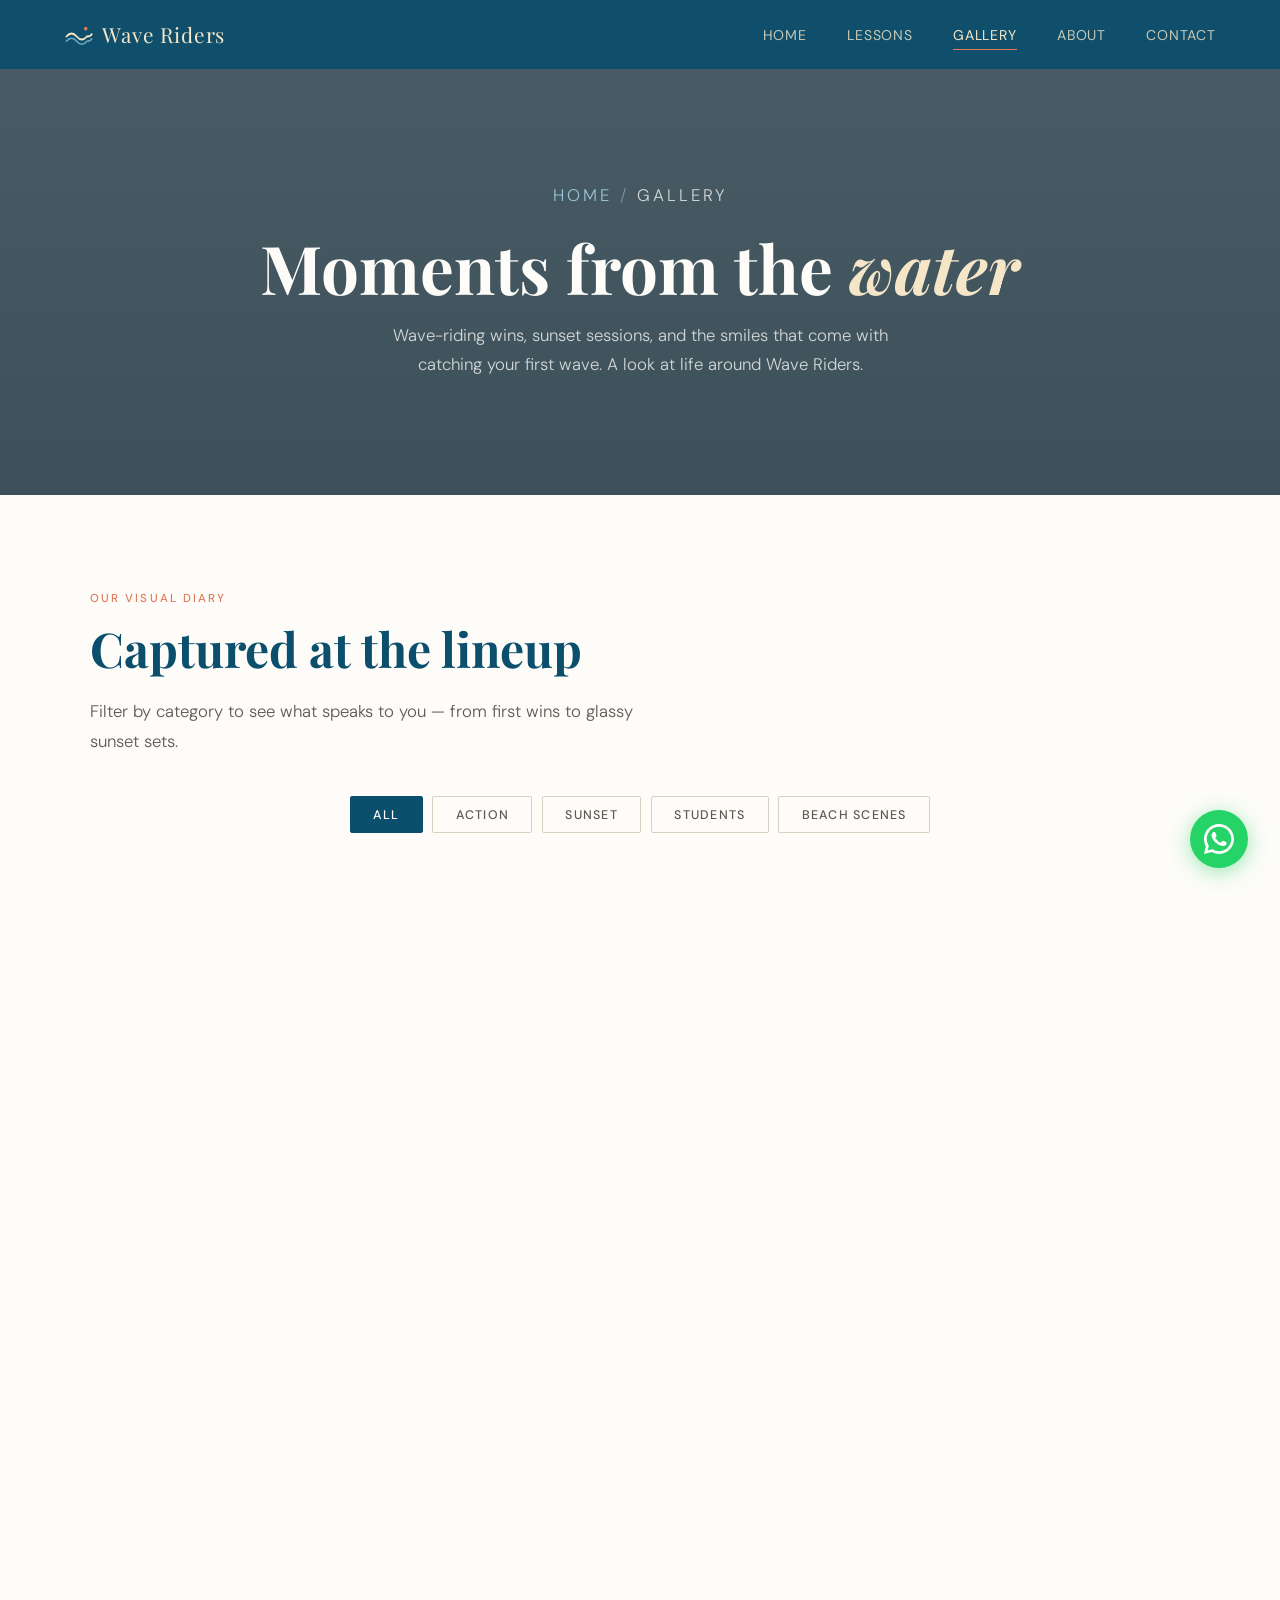
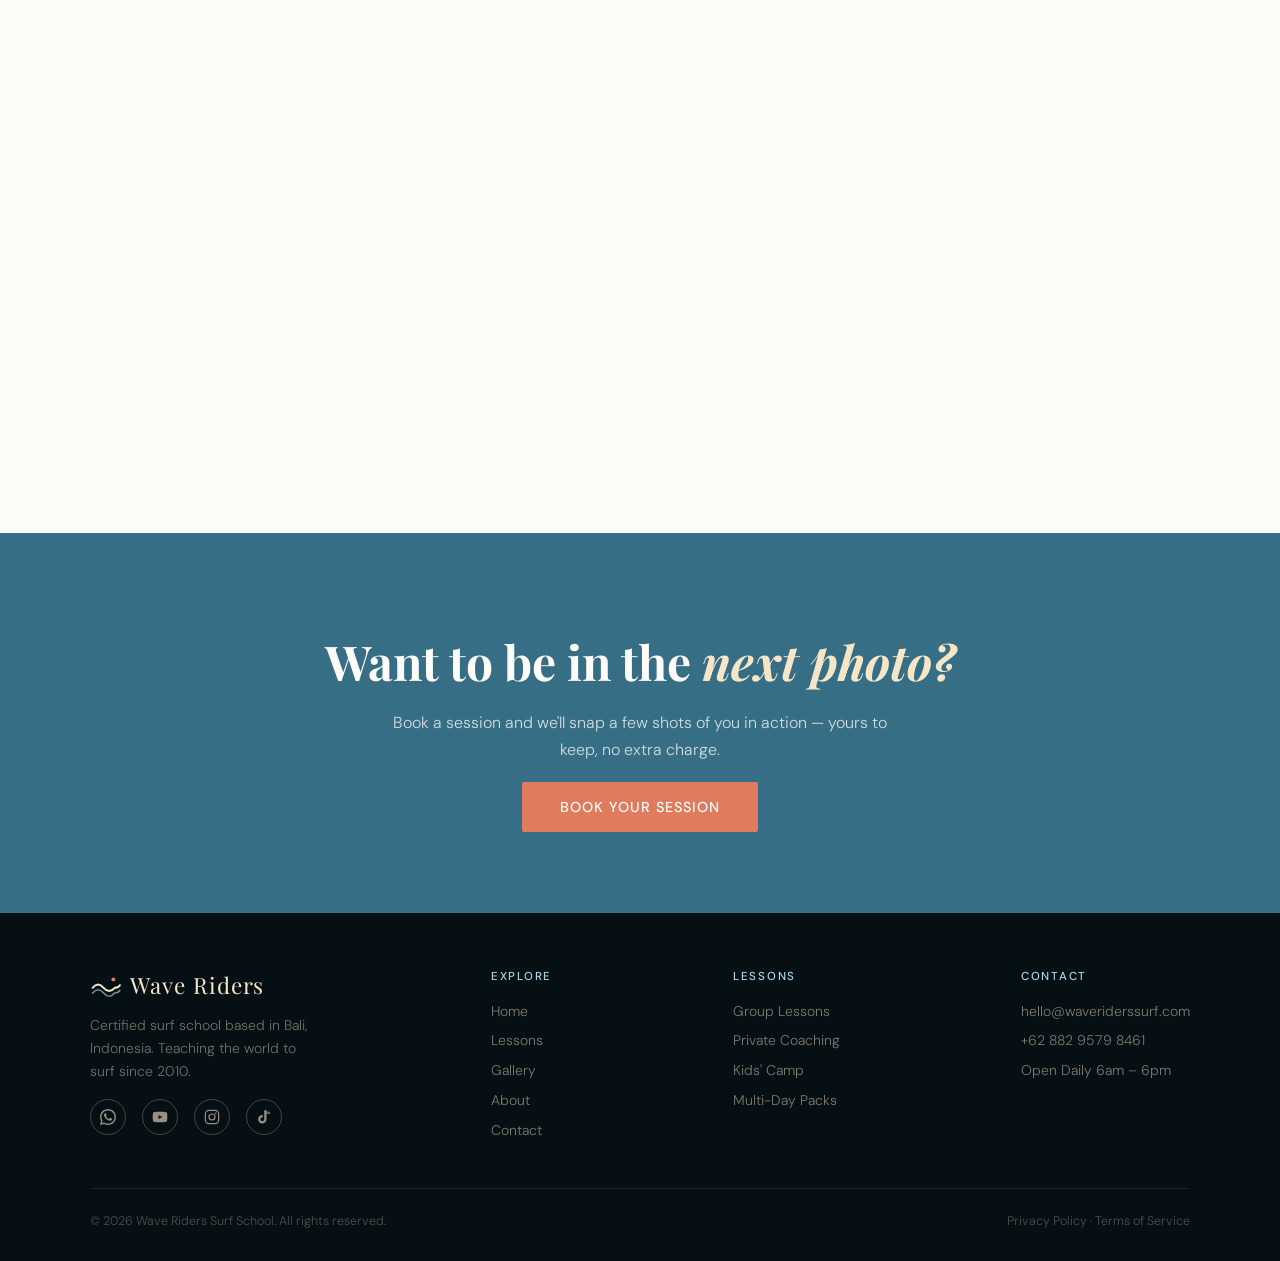
<file: gallery.html>
<!doctype html>
<html lang="en">
  <head>
    <meta charset="UTF-8" />
    <meta name="viewport" content="width=device-width, initial-scale=1.0" />
    <meta http-equiv="X-UA-Compatible" content="IE=edge" />

    <title>Photo Gallery — Surf Sessions & Student Moments | Wave Riders Bali</title>
    <meta name="description" content="Photo gallery of Wave Riders Surf School — student wins, sunset sessions, beach scenes, and wave-riding action from Bali." />
    <meta name="keywords" content="surf photos Bali, surf gallery, Canggu surf images, surfing students, sunset surf, wave riding photography" />
    <meta name="author" content="Wave Riders Surf School" />
    <meta name="robots" content="index, follow, max-image-preview:large" />
    <meta name="theme-color" content="#0b4f6c" />

    <link rel="canonical" href="https://waveriders.example.com/gallery.html" />

    <meta property="og:type" content="website" />
    <meta property="og:url" content="https://waveriders.example.com/gallery.html" />
    <meta property="og:title" content="Photo Gallery — Wave Riders Surf School" />
    <meta property="og:description" content="Student wins, sunset sessions, and wave-riding moments from our school in Bali." />
    <meta property="og:image" content="https://images.unsplash.com/photo-1455264745730-cb3b76250ae8?auto=format&fit=crop&w=1200&q=80" />
    <meta property="og:site_name" content="Wave Riders Surf School" />
    <meta property="og:locale" content="en_US" />

    <meta name="twitter:card" content="summary_large_image" />
    <meta name="twitter:title" content="Photo Gallery — Wave Riders Surf School" />
    <meta name="twitter:description" content="Student wins, sunset sessions, and wave-riding moments from Bali." />
    <meta name="twitter:image" content="https://images.unsplash.com/photo-1455264745730-cb3b76250ae8?auto=format&fit=crop&w=1200&q=80" />

    <link rel="icon" type="image/svg+xml" href="favicon.svg" />
    <link rel="apple-touch-icon" href="favicon.svg" />
    <link rel="manifest" href="manifest.json" />

    <link rel="preconnect" href="https://fonts.googleapis.com" />
    <link rel="preconnect" href="https://fonts.gstatic.com" crossorigin />
    <link rel="preconnect" href="https://images.unsplash.com" />

    <link
      href="https://fonts.googleapis.com/css2?family=Playfair+Display:ital,wght@0,700;1,700&family=DM+Sans:wght@300;400;500&display=swap"
      rel="stylesheet"
    />
    <link rel="stylesheet" href="style.css" />
  </head>
  <body>
    <a href="#main" class="skip-link">Skip to main content</a>
    <!-- NAV -->
    <nav>
      <a href="index.html" class="nav-logo"><svg class="logo-mark" viewBox="0 0 100 100" aria-hidden="true" focusable="false" xmlns="http://www.w3.org/2000/svg"><path d="M8 58 Q 25 38 42 58 T 76 58 Q 88 58 92 50" stroke="#f5e6c8" stroke-width="6" fill="none" stroke-linecap="round"/><path d="M8 74 Q 25 54 42 74 T 76 74 Q 88 74 92 66" stroke="#a8d8ea" stroke-width="5" fill="none" stroke-linecap="round" opacity="0.65"/><circle cx="72" cy="32" r="6" fill="#e07b5d"/></svg><span>Wave Riders</span></a>
      <ul class="nav-links" id="navLinks">
        <li><a href="index.html" onclick="closeMenu()">Home</a></li>
        <li><a href="lessons.html" onclick="closeMenu()">Lessons</a></li>
        <li><a href="gallery.html" class="active" onclick="closeMenu()">Gallery</a></li>
        <li><a href="about.html" onclick="closeMenu()">About</a></li>
        <li><a href="contact.html" onclick="closeMenu()">Contact</a></li>
      </ul>
      <button class="hamburger" id="hamburger" onclick="toggleMenu()" aria-label="Toggle menu">
        <span></span><span></span><span></span>
      </button>
    </nav>
    <div class="mobile-overlay" id="mobileOverlay" onclick="closeMenu()"></div>

    <main id="main">
    <!-- SUBPAGE HERO -->
    <section class="subhero gallery-hero">
      <p class="crumbs"><a href="index.html">Home</a><span>/</span>Gallery</p>
      <h1>Moments from the <em>water</em></h1>
      <p>
        Wave-riding wins, sunset sessions, and the smiles that come with
        catching your first wave. A look at life around Wave Riders.
      </p>
    </section>

    <!-- GALLERY -->
    <section class="gallery-section">
      <div class="container">
        <p class="section-label fade-up">Our Visual Diary</p>
        <h2 class="section-title fade-up">Captured at the lineup</h2>
        <p class="section-sub fade-up">
          Filter by category to see what speaks to you — from first wins to
          glassy sunset sets.
        </p>

        <div class="gallery-filters fade-up">
          <button class="gallery-filter active" onclick="filterGallery('all', this)">All</button>
          <button class="gallery-filter" onclick="filterGallery('action', this)">Action</button>
          <button class="gallery-filter" onclick="filterGallery('sunset', this)">Sunset</button>
          <button class="gallery-filter" onclick="filterGallery('students', this)">Students</button>
          <button class="gallery-filter" onclick="filterGallery('scenes', this)">Beach Scenes</button>
        </div>

        <div class="gallery-grid fade-up">
          <div class="gallery-item tall" data-category="action" style="background-image: url('https://images.unsplash.com/photo-1455264745730-cb3b76250ae8?auto=format&fit=crop&w=900&q=80');">
            <div class="gallery-caption">
              <p class="cat">Action</p>
              <h3>Cutting back the lip</h3>
            </div>
          </div>
          <div class="gallery-item" data-category="sunset" style="background-image: url('https://images.unsplash.com/photo-1502680390469-be75c86b636f?auto=format&fit=crop&w=900&q=80');">
            <div class="gallery-caption">
              <p class="cat">Sunset</p>
              <h3>Golden hour glide</h3>
            </div>
          </div>
          <div class="gallery-item wide" data-category="scenes" style="background-image: url('https://images.unsplash.com/photo-1507525428034-b723cf961d3e?auto=format&fit=crop&w=1400&q=80');">
            <div class="gallery-caption">
              <p class="cat">Beach Scenes</p>
              <h3>Bali morning calm</h3>
            </div>
          </div>
          <div class="gallery-item" data-category="action" style="background-image: url('https://images.unsplash.com/photo-1519451241324-20b4ea2c4220?auto=format&fit=crop&w=900&q=80');">
            <div class="gallery-caption">
              <p class="cat">Action</p>
              <h3>Pop-up to ride</h3>
            </div>
          </div>
          <div class="gallery-item" data-category="scenes" style="background-image: url('https://images.unsplash.com/photo-1545420863-e4aea7286d5c?auto=format&fit=crop&w=900&q=80');">
            <div class="gallery-caption">
              <p class="cat">Beach Scenes</p>
              <h3>Boards in the sand</h3>
            </div>
          </div>
          <div class="gallery-item tall" data-category="students" style="background-image: url('https://images.unsplash.com/photo-1530541930197-ff16ac917b0e?auto=format&fit=crop&w=900&q=80');">
            <div class="gallery-caption">
              <p class="cat">Students</p>
              <h3>First-time paddle out</h3>
            </div>
          </div>
          <div class="gallery-item" data-category="action" style="background-image: url('https://images.unsplash.com/photo-1509914398892-963f53e6e2f1?auto=format&fit=crop&w=900&q=80');">
            <div class="gallery-caption">
              <p class="cat">Action</p>
              <h3>Glassy clean break</h3>
            </div>
          </div>
          <div class="gallery-item" data-category="sunset" style="background-image: url('https://images.unsplash.com/photo-1531722569936-825d3dd91b15?auto=format&fit=crop&w=900&q=80');">
            <div class="gallery-caption">
              <p class="cat">Sunset</p>
              <h3>Last light at the point</h3>
            </div>
          </div>
          <div class="gallery-item wide" data-category="students" style="background-image: url('https://images.unsplash.com/photo-1517909391045-aac3ff1a1b76?auto=format&fit=crop&w=1400&q=80');">
            <div class="gallery-caption">
              <p class="cat">Students</p>
              <h3>Beach theory in the morning</h3>
            </div>
          </div>
          <div class="gallery-item" data-category="scenes" style="background-image: url('https://images.unsplash.com/photo-1530870110042-98b2cb110834?auto=format&fit=crop&w=900&q=80');">
            <div class="gallery-caption">
              <p class="cat">Beach Scenes</p>
              <h3>Quiver of the day</h3>
            </div>
          </div>
          <div class="gallery-item" data-category="action" style="background-image: url('https://images.unsplash.com/photo-1502933691298-84fc14542831?auto=format&fit=crop&w=900&q=80');">
            <div class="gallery-caption">
              <p class="cat">Action</p>
              <h3>Paddle for the peak</h3>
            </div>
          </div>
          <div class="gallery-item" data-category="sunset" style="background-image: url('https://images.unsplash.com/photo-1502230831726-fe5549140034?auto=format&fit=crop&w=900&q=80');">
            <div class="gallery-caption">
              <p class="cat">Sunset</p>
              <h3>Waves on fire</h3>
            </div>
          </div>
        </div>
      </div>
    </section>

    <!-- CTA BANNER -->
    <section class="cta-banner">
      <h2>Want to be in the <em>next photo?</em></h2>
      <p>
        Book a session and we'll snap a few shots of you in action — yours to
        keep, no extra charge.
      </p>
      <a href="contact.html" class="btn-primary">Book Your Session</a>
    </section>

    </main>

    <!-- FOOTER -->
    <footer>
      <div class="footer-inner">
        <div class="footer-brand">
          <a href="index.html" class="nav-logo"><svg class="logo-mark" viewBox="0 0 100 100" aria-hidden="true" focusable="false" xmlns="http://www.w3.org/2000/svg"><path d="M8 58 Q 25 38 42 58 T 76 58 Q 88 58 92 50" stroke="#f5e6c8" stroke-width="6" fill="none" stroke-linecap="round"/><path d="M8 74 Q 25 54 42 74 T 76 74 Q 88 74 92 66" stroke="#a8d8ea" stroke-width="5" fill="none" stroke-linecap="round" opacity="0.65"/><circle cx="72" cy="32" r="6" fill="#e07b5d"/></svg><span>Wave Riders</span></a>
          <p>Certified surf school based in Bali, Indonesia. Teaching the world to surf since 2010.</p>
          <div class="social-footer-links">
            <a href="https://wa.me/6288295798461" target="_blank" rel="noopener noreferrer" class="social-icon-link" aria-label="WhatsApp">
              <svg aria-hidden="true" focusable="false" viewBox="0 0 24 24" xmlns="http://www.w3.org/2000/svg" fill="rgba(245,230,200,0.6)">
                <path d="M17.472 14.382c-.297-.149-1.758-.867-2.03-.967-.273-.099-.471-.148-.67.15-.197.297-.767.966-.94 1.164-.173.199-.347.223-.644.075-.297-.15-1.255-.463-2.39-1.475-.883-.788-1.48-1.761-1.653-2.059-.173-.297-.018-.458.13-.606.134-.133.298-.347.446-.52.149-.174.198-.298.298-.497.099-.198.05-.371-.025-.52-.075-.149-.669-1.612-.916-2.207-.242-.579-.487-.5-.669-.51-.173-.008-.371-.01-.57-.01-.198 0-.52.074-.792.372-.272.297-1.04 1.016-1.04 2.479 0 1.462 1.065 2.875 1.213 3.074.149.198 2.096 3.2 5.077 4.487.709.306 1.262.489 1.694.625.712.227 1.36.195 1.871.118.571-.085 1.758-.719 2.006-1.413.248-.694.248-1.289.173-1.413-.074-.124-.272-.198-.57-.347z" />
                <path d="M12 0C5.373 0 0 5.373 0 12c0 2.139.561 4.14 1.543 5.873L0 24l6.293-1.525A11.946 11.946 0 0 0 12 24c6.627 0 12-5.373 12-12S18.627 0 12 0zm0 21.818a9.793 9.793 0 0 1-4.99-1.366l-.358-.213-3.714.9.944-3.617-.234-.373A9.78 9.78 0 0 1 2.182 12C2.182 6.57 6.57 2.182 12 2.182S21.818 6.57 21.818 12 17.43 21.818 12 21.818z" />
              </svg>
            </a>
            <a href="https://www.youtube.com/@PutraAnanda-x1j" target="_blank" rel="noopener noreferrer" class="social-icon-link" aria-label="YouTube">
              <svg aria-hidden="true" focusable="false" viewBox="0 0 24 24" xmlns="http://www.w3.org/2000/svg">
                <path d="M22.54 6.42a2.78 2.78 0 0 0-1.95-1.97C18.88 4 12 4 12 4s-6.88 0-8.59.45A2.78 2.78 0 0 0 1.46 6.42 29 29 0 0 0 1 12a29 29 0 0 0 .46 5.58 2.78 2.78 0 0 0 1.95 1.97C5.12 20 12 20 12 20s6.88 0 8.59-.45a2.78 2.78 0 0 0 1.95-1.97A29 29 0 0 0 23 12a29 29 0 0 0-.46-5.58z" fill="rgba(245,230,200,0.6)" />
                <polygon points="9.75 15.02 15.5 12 9.75 8.98 9.75 15.02" fill="#060F14" />
              </svg>
            </a>
            <a href="https://www.instagram.com/psptraaa_/" target="_blank" rel="noopener noreferrer" class="social-icon-link" aria-label="Instagram">
              <svg aria-hidden="true" focusable="false" viewBox="0 0 24 24" fill="none" xmlns="http://www.w3.org/2000/svg">
                <rect x="2" y="2" width="20" height="20" rx="5.5" stroke="rgba(245,230,200,0.6)" stroke-width="1.8" fill="none" />
                <circle cx="12" cy="12" r="4.5" stroke="rgba(245,230,200,0.6)" stroke-width="1.8" fill="none" />
                <circle cx="17.5" cy="6.5" r="1.2" fill="rgba(245,230,200,0.6)" />
              </svg>
            </a>
            <a href="https://www.tiktok.com/@putra.ananda76" target="_blank" rel="noopener noreferrer" class="social-icon-link" aria-label="TikTok">
              <svg aria-hidden="true" focusable="false" viewBox="0 0 24 24" xmlns="http://www.w3.org/2000/svg" fill="rgba(245,230,200,0.6)">
                <path d="M19.59 6.69a4.83 4.83 0 0 1-3.77-4.25V2h-3.45v13.67a2.89 2.89 0 0 1-2.88 2.5 2.89 2.89 0 0 1-2.89-2.89 2.89 2.89 0 0 1 2.89-2.89c.28 0 .54.04.79.1V9.01a6.33 6.33 0 0 0-.79-.05 6.34 6.34 0 0 0-6.34 6.34 6.34 6.34 0 0 0 6.34 6.34 6.34 6.34 0 0 0 6.33-6.34V6.44a8.19 8.19 0 0 0 4.78 1.52V4.51a4.84 4.84 0 0 1-4.01-2.45z" />
              </svg>
            </a>
          </div>
        </div>
        <div class="footer-col">
          <h3>Explore</h3>
          <ul>
            <li><a href="index.html">Home</a></li>
            <li><a href="lessons.html">Lessons</a></li>
            <li><a href="gallery.html">Gallery</a></li>
            <li><a href="about.html">About</a></li>
            <li><a href="contact.html">Contact</a></li>
          </ul>
        </div>
        <div class="footer-col">
          <h3>Lessons</h3>
          <ul>
            <li><a href="lessons.html">Group Lessons</a></li>
            <li><a href="lessons.html">Private Coaching</a></li>
            <li><a href="lessons.html">Kids' Camp</a></li>
            <li><a href="lessons.html">Multi-Day Packs</a></li>
          </ul>
        </div>
        <div class="footer-col">
          <h3>Contact</h3>
          <ul>
            <li><a href="mailto:hello@waveriderssurf.com">hello@waveriderssurf.com</a></li>
            <li><a href="https://wa.me/6288295798461">+62 882 9579 8461</a></li>
            <li><a href="contact.html">Open Daily 6am – 6pm</a></li>
          </ul>
        </div>
      </div>
      <div class="footer-bottom">
        <p>© 2026 Wave Riders Surf School. All rights reserved.</p>
        <p>Privacy Policy · Terms of Service</p>
      </div>
    </footer>

    <a href="https://wa.me/6288295798461" target="_blank" rel="noopener noreferrer" class="wa-float" title="Chat on WhatsApp" aria-label="Chat on WhatsApp">
      <span class="wa-tooltip">Chat on WhatsApp</span>
      <svg aria-hidden="true" focusable="false" viewBox="0 0 24 24" xmlns="http://www.w3.org/2000/svg" fill="white">
        <path d="M17.472 14.382c-.297-.149-1.758-.867-2.03-.967-.273-.099-.471-.148-.67.15-.197.297-.767.966-.94 1.164-.173.199-.347.223-.644.075-.297-.15-1.255-.463-2.39-1.475-.883-.788-1.48-1.761-1.653-2.059-.173-.297-.018-.458.13-.606.134-.133.298-.347.446-.52.149-.174.198-.298.298-.497.099-.198.05-.371-.025-.52-.075-.149-.669-1.612-.916-2.207-.242-.579-.487-.5-.669-.51-.173-.008-.371-.01-.57-.01-.198 0-.52.074-.792.372-.272.297-1.04 1.016-1.04 2.479 0 1.462 1.065 2.875 1.213 3.074.149.198 2.096 3.2 5.077 4.487.709.306 1.262.489 1.694.625.712.227 1.36.195 1.871.118.571-.085 1.758-.719 2.006-1.413.248-.694.248-1.289.173-1.413-.074-.124-.272-.198-.57-.347z" />
        <path d="M12 0C5.373 0 0 5.373 0 12c0 2.139.561 4.14 1.543 5.873L0 24l6.293-1.525A11.946 11.946 0 0 0 12 24c6.627 0 12-5.373 12-12S18.627 0 12 0zm0 21.818a9.793 9.793 0 0 1-4.99-1.366l-.358-.213-3.714.9.944-3.617-.234-.373A9.78 9.78 0 0 1 2.182 12C2.182 6.57 6.57 2.182 12 2.182S21.818 6.57 21.818 12 17.43 21.818 12 21.818z" />
      </svg>
    </a>

    <script src="script.js" defer></script>
  </body>
</html>
</file>
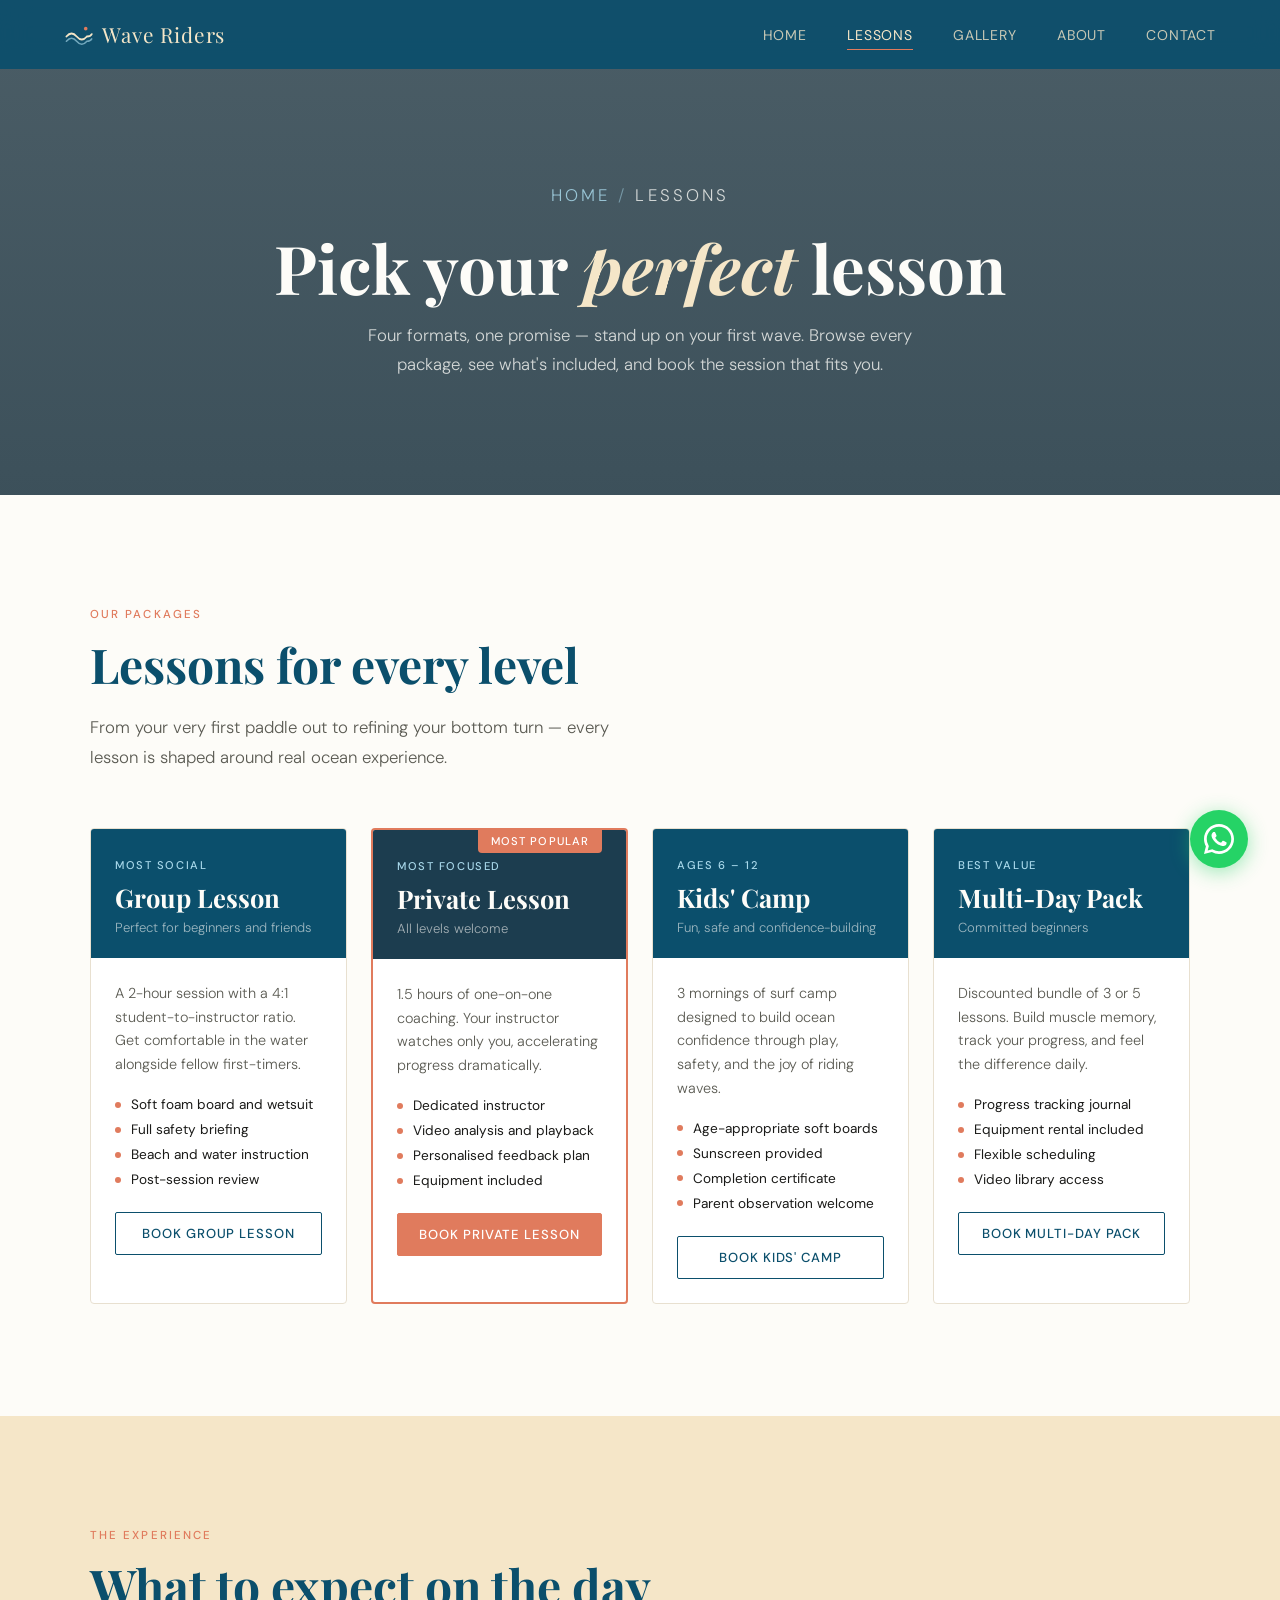
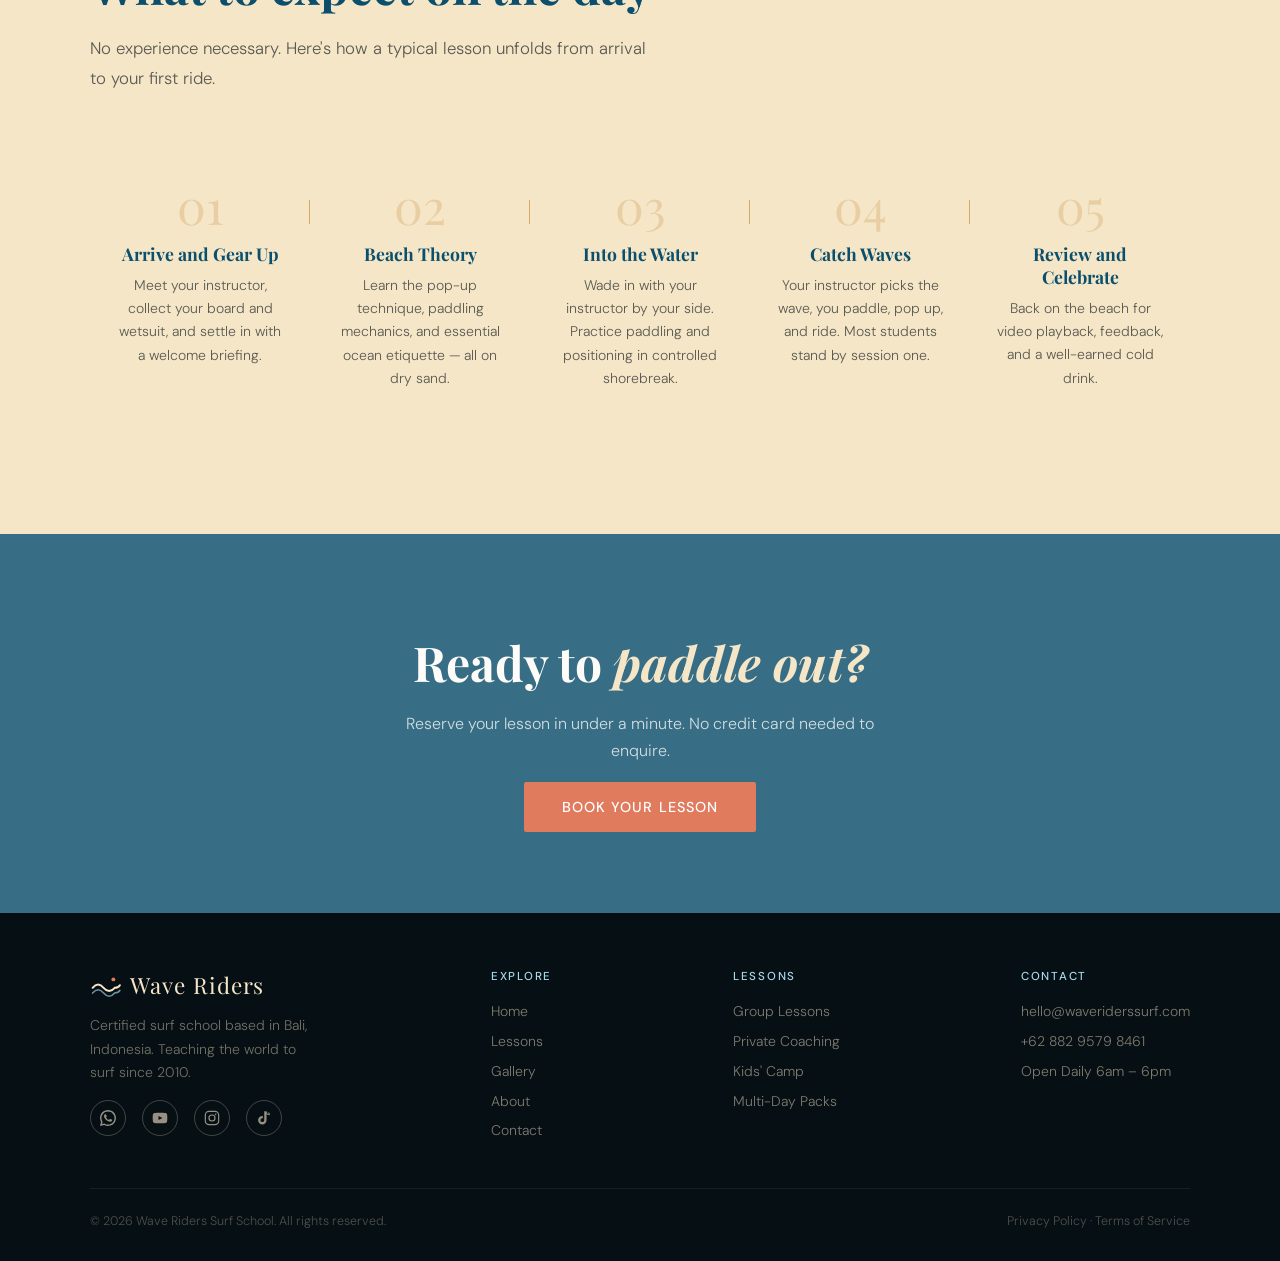
<file: lessons.html>
<!doctype html>
<html lang="en">
  <head>
    <meta charset="UTF-8" />
    <meta name="viewport" content="width=device-width, initial-scale=1.0" />
    <meta http-equiv="X-UA-Compatible" content="IE=edge" />

    <title>Surf Lesson Packages — Group, Private, Kids' Camp | Wave Riders Bali</title>
    <meta name="description" content="Compare Wave Riders' surf lesson packages — group, private, kids' camp, and multi-day packs. All gear included. ISA-certified instructors in Bali." />
    <meta name="keywords" content="surf lessons Bali, group surf lesson, private surf coach, kids surf camp, multi day surf pack, Canggu" />
    <meta name="author" content="Wave Riders Surf School" />
    <meta name="robots" content="index, follow, max-image-preview:large" />
    <meta name="theme-color" content="#0b4f6c" />

    <link rel="canonical" href="https://waveriders.example.com/lessons.html" />

    <meta property="og:type" content="website" />
    <meta property="og:url" content="https://waveriders.example.com/lessons.html" />
    <meta property="og:title" content="Surf Lesson Packages — Wave Riders Bali" />
    <meta property="og:description" content="Group, private, kids' camp, and multi-day surf packs. All gear included." />
    <meta property="og:image" content="https://images.unsplash.com/photo-1530870110042-98b2cb110834?auto=format&fit=crop&w=1200&q=80" />
    <meta property="og:site_name" content="Wave Riders Surf School" />
    <meta property="og:locale" content="en_US" />

    <meta name="twitter:card" content="summary_large_image" />
    <meta name="twitter:title" content="Surf Lesson Packages — Wave Riders Bali" />
    <meta name="twitter:description" content="Group, private, kids' camp, and multi-day surf packs. All gear included." />
    <meta name="twitter:image" content="https://images.unsplash.com/photo-1530870110042-98b2cb110834?auto=format&fit=crop&w=1200&q=80" />

    <link rel="icon" type="image/svg+xml" href="favicon.svg" />
    <link rel="apple-touch-icon" href="favicon.svg" />
    <link rel="manifest" href="manifest.json" />

    <link rel="preconnect" href="https://fonts.googleapis.com" />
    <link rel="preconnect" href="https://fonts.gstatic.com" crossorigin />
    <link rel="preconnect" href="https://images.unsplash.com" />

    <link
      href="https://fonts.googleapis.com/css2?family=Playfair+Display:ital,wght@0,700;1,700&family=DM+Sans:wght@300;400;500&display=swap"
      rel="stylesheet"
    />
    <link rel="stylesheet" href="style.css" />
  </head>
  <body>
    <a href="#main" class="skip-link">Skip to main content</a>
    <!-- NAV -->
    <nav>
      <a href="index.html" class="nav-logo"><svg class="logo-mark" viewBox="0 0 100 100" aria-hidden="true" focusable="false" xmlns="http://www.w3.org/2000/svg"><path d="M8 58 Q 25 38 42 58 T 76 58 Q 88 58 92 50" stroke="#f5e6c8" stroke-width="6" fill="none" stroke-linecap="round"/><path d="M8 74 Q 25 54 42 74 T 76 74 Q 88 74 92 66" stroke="#a8d8ea" stroke-width="5" fill="none" stroke-linecap="round" opacity="0.65"/><circle cx="72" cy="32" r="6" fill="#e07b5d"/></svg><span>Wave Riders</span></a>
      <ul class="nav-links" id="navLinks">
        <li><a href="index.html" onclick="closeMenu()">Home</a></li>
        <li><a href="lessons.html" class="active" onclick="closeMenu()">Lessons</a></li>
        <li><a href="gallery.html" onclick="closeMenu()">Gallery</a></li>
        <li><a href="about.html" onclick="closeMenu()">About</a></li>
        <li><a href="contact.html" onclick="closeMenu()">Contact</a></li>
      </ul>
      <button class="hamburger" id="hamburger" onclick="toggleMenu()" aria-label="Toggle menu">
        <span></span><span></span><span></span>
      </button>
    </nav>
    <div class="mobile-overlay" id="mobileOverlay" onclick="closeMenu()"></div>

    <main id="main">
    <!-- SUBPAGE HERO -->
    <section class="subhero lessons-hero">
      <p class="crumbs"><a href="index.html">Home</a><span>/</span>Lessons</p>
      <h1>Pick your <em>perfect</em> lesson</h1>
      <p>
        Four formats, one promise — stand up on your first wave. Browse every
        package, see what's included, and book the session that fits you.
      </p>
    </section>

    <!-- LESSON PACKAGES -->
    <section class="lessons-section">
      <div class="container">
        <p class="section-label fade-up">Our Packages</p>
        <h2 class="section-title fade-up">Lessons for every level</h2>
        <p class="section-sub fade-up">
          From your very first paddle out to refining your bottom turn — every
          lesson is shaped around real ocean experience.
        </p>
        <div class="lessons-grid">
          <div class="lesson-card fade-up">
            <div class="lesson-header">
              <p class="lesson-type">Most Social</p>
              <h3>Group Lesson</h3>
              <p class="target">Perfect for beginners and friends</p>
            </div>
            <div class="lesson-body">
              <p class="lesson-desc">
                A 2-hour session with a 4:1 student-to-instructor ratio. Get
                comfortable in the water alongside fellow first-timers.
              </p>
              <ul class="lesson-includes">
                <li>Soft foam board and wetsuit</li>
                <li>Full safety briefing</li>
                <li>Beach and water instruction</li>
                <li>Post-session review</li>
              </ul>
              <a href="contact.html" class="lesson-cta">Book Group Lesson</a>
            </div>
          </div>

          <div class="lesson-card featured fade-up">
            <span class="badge">Most Popular</span>
            <div class="lesson-header alt">
              <p class="lesson-type">Most Focused</p>
              <h3>Private Lesson</h3>
              <p class="target">All levels welcome</p>
            </div>
            <div class="lesson-body">
              <p class="lesson-desc">
                1.5 hours of one-on-one coaching. Your instructor watches only
                you, accelerating progress dramatically.
              </p>
              <ul class="lesson-includes">
                <li>Dedicated instructor</li>
                <li>Video analysis and playback</li>
                <li>Personalised feedback plan</li>
                <li>Equipment included</li>
              </ul>
              <a href="contact.html" class="lesson-cta">Book Private Lesson</a>
            </div>
          </div>

          <div class="lesson-card fade-up">
            <div class="lesson-header">
              <p class="lesson-type">Ages 6 – 12</p>
              <h3>Kids' Camp</h3>
              <p class="target">Fun, safe and confidence-building</p>
            </div>
            <div class="lesson-body">
              <p class="lesson-desc">
                3 mornings of surf camp designed to build ocean confidence
                through play, safety, and the joy of riding waves.
              </p>
              <ul class="lesson-includes">
                <li>Age-appropriate soft boards</li>
                <li>Sunscreen provided</li>
                <li>Completion certificate</li>
                <li>Parent observation welcome</li>
              </ul>
              <a href="contact.html" class="lesson-cta">Book Kids' Camp</a>
            </div>
          </div>

          <div class="lesson-card fade-up">
            <div class="lesson-header">
              <p class="lesson-type">Best Value</p>
              <h3>Multi-Day Pack</h3>
              <p class="target">Committed beginners</p>
            </div>
            <div class="lesson-body">
              <p class="lesson-desc">
                Discounted bundle of 3 or 5 lessons. Build muscle memory, track
                your progress, and feel the difference daily.
              </p>
              <ul class="lesson-includes">
                <li>Progress tracking journal</li>
                <li>Equipment rental included</li>
                <li>Flexible scheduling</li>
                <li>Video library access</li>
              </ul>
              <a href="contact.html" class="lesson-cta">Book Multi-Day Pack</a>
            </div>
          </div>
        </div>
      </div>
    </section>

    <!-- HOW IT WORKS -->
    <section class="process-section">
      <div class="container">
        <p class="section-label fade-up">The Experience</p>
        <h2 class="section-title fade-up">What to expect on the day</h2>
        <p class="section-sub fade-up">
          No experience necessary. Here's how a typical lesson unfolds from
          arrival to your first ride.
        </p>
        <div class="steps">
          <div class="step fade-up">
            <div class="step-num">01</div>
            <h3>Arrive and Gear Up</h3>
            <p>Meet your instructor, collect your board and wetsuit, and settle in with a welcome briefing.</p>
          </div>
          <div class="step fade-up">
            <div class="step-num">02</div>
            <h3>Beach Theory</h3>
            <p>Learn the pop-up technique, paddling mechanics, and essential ocean etiquette — all on dry sand.</p>
          </div>
          <div class="step fade-up">
            <div class="step-num">03</div>
            <h3>Into the Water</h3>
            <p>Wade in with your instructor by your side. Practice paddling and positioning in controlled shorebreak.</p>
          </div>
          <div class="step fade-up">
            <div class="step-num">04</div>
            <h3>Catch Waves</h3>
            <p>Your instructor picks the wave, you paddle, pop up, and ride. Most students stand by session one.</p>
          </div>
          <div class="step fade-up">
            <div class="step-num">05</div>
            <h3>Review and Celebrate</h3>
            <p>Back on the beach for video playback, feedback, and a well-earned cold drink.</p>
          </div>
        </div>
      </div>
    </section>

    <!-- CTA BANNER -->
    <section class="cta-banner">
      <h2>Ready to <em>paddle out?</em></h2>
      <p>Reserve your lesson in under a minute. No credit card needed to enquire.</p>
      <a href="contact.html" class="btn-primary">Book Your Lesson</a>
    </section>

    </main>

    <!-- FOOTER -->
    <footer>
      <div class="footer-inner">
        <div class="footer-brand">
          <a href="index.html" class="nav-logo"><svg class="logo-mark" viewBox="0 0 100 100" aria-hidden="true" focusable="false" xmlns="http://www.w3.org/2000/svg"><path d="M8 58 Q 25 38 42 58 T 76 58 Q 88 58 92 50" stroke="#f5e6c8" stroke-width="6" fill="none" stroke-linecap="round"/><path d="M8 74 Q 25 54 42 74 T 76 74 Q 88 74 92 66" stroke="#a8d8ea" stroke-width="5" fill="none" stroke-linecap="round" opacity="0.65"/><circle cx="72" cy="32" r="6" fill="#e07b5d"/></svg><span>Wave Riders</span></a>
          <p>Certified surf school based in Bali, Indonesia. Teaching the world to surf since 2010.</p>
          <div class="social-footer-links">
            <a href="https://wa.me/6288295798461" target="_blank" rel="noopener noreferrer" class="social-icon-link" aria-label="WhatsApp">
              <svg aria-hidden="true" focusable="false" viewBox="0 0 24 24" xmlns="http://www.w3.org/2000/svg" fill="rgba(245,230,200,0.6)">
                <path d="M17.472 14.382c-.297-.149-1.758-.867-2.03-.967-.273-.099-.471-.148-.67.15-.197.297-.767.966-.94 1.164-.173.199-.347.223-.644.075-.297-.15-1.255-.463-2.39-1.475-.883-.788-1.48-1.761-1.653-2.059-.173-.297-.018-.458.13-.606.134-.133.298-.347.446-.52.149-.174.198-.298.298-.497.099-.198.05-.371-.025-.52-.075-.149-.669-1.612-.916-2.207-.242-.579-.487-.5-.669-.51-.173-.008-.371-.01-.57-.01-.198 0-.52.074-.792.372-.272.297-1.04 1.016-1.04 2.479 0 1.462 1.065 2.875 1.213 3.074.149.198 2.096 3.2 5.077 4.487.709.306 1.262.489 1.694.625.712.227 1.36.195 1.871.118.571-.085 1.758-.719 2.006-1.413.248-.694.248-1.289.173-1.413-.074-.124-.272-.198-.57-.347z" />
                <path d="M12 0C5.373 0 0 5.373 0 12c0 2.139.561 4.14 1.543 5.873L0 24l6.293-1.525A11.946 11.946 0 0 0 12 24c6.627 0 12-5.373 12-12S18.627 0 12 0zm0 21.818a9.793 9.793 0 0 1-4.99-1.366l-.358-.213-3.714.9.944-3.617-.234-.373A9.78 9.78 0 0 1 2.182 12C2.182 6.57 6.57 2.182 12 2.182S21.818 6.57 21.818 12 17.43 21.818 12 21.818z" />
              </svg>
            </a>
            <a href="https://www.youtube.com/@PutraAnanda-x1j" target="_blank" rel="noopener noreferrer" class="social-icon-link" aria-label="YouTube">
              <svg aria-hidden="true" focusable="false" viewBox="0 0 24 24" xmlns="http://www.w3.org/2000/svg">
                <path d="M22.54 6.42a2.78 2.78 0 0 0-1.95-1.97C18.88 4 12 4 12 4s-6.88 0-8.59.45A2.78 2.78 0 0 0 1.46 6.42 29 29 0 0 0 1 12a29 29 0 0 0 .46 5.58 2.78 2.78 0 0 0 1.95 1.97C5.12 20 12 20 12 20s6.88 0 8.59-.45a2.78 2.78 0 0 0 1.95-1.97A29 29 0 0 0 23 12a29 29 0 0 0-.46-5.58z" fill="rgba(245,230,200,0.6)" />
                <polygon points="9.75 15.02 15.5 12 9.75 8.98 9.75 15.02" fill="#060F14" />
              </svg>
            </a>
            <a href="https://www.instagram.com/psptraaa_/" target="_blank" rel="noopener noreferrer" class="social-icon-link" aria-label="Instagram">
              <svg aria-hidden="true" focusable="false" viewBox="0 0 24 24" fill="none" xmlns="http://www.w3.org/2000/svg">
                <rect x="2" y="2" width="20" height="20" rx="5.5" stroke="rgba(245,230,200,0.6)" stroke-width="1.8" fill="none" />
                <circle cx="12" cy="12" r="4.5" stroke="rgba(245,230,200,0.6)" stroke-width="1.8" fill="none" />
                <circle cx="17.5" cy="6.5" r="1.2" fill="rgba(245,230,200,0.6)" />
              </svg>
            </a>
            <a href="https://www.tiktok.com/@putra.ananda76" target="_blank" rel="noopener noreferrer" class="social-icon-link" aria-label="TikTok">
              <svg aria-hidden="true" focusable="false" viewBox="0 0 24 24" xmlns="http://www.w3.org/2000/svg" fill="rgba(245,230,200,0.6)">
                <path d="M19.59 6.69a4.83 4.83 0 0 1-3.77-4.25V2h-3.45v13.67a2.89 2.89 0 0 1-2.88 2.5 2.89 2.89 0 0 1-2.89-2.89 2.89 2.89 0 0 1 2.89-2.89c.28 0 .54.04.79.1V9.01a6.33 6.33 0 0 0-.79-.05 6.34 6.34 0 0 0-6.34 6.34 6.34 6.34 0 0 0 6.34 6.34 6.34 6.34 0 0 0 6.33-6.34V6.44a8.19 8.19 0 0 0 4.78 1.52V4.51a4.84 4.84 0 0 1-4.01-2.45z" />
              </svg>
            </a>
          </div>
        </div>
        <div class="footer-col">
          <h3>Explore</h3>
          <ul>
            <li><a href="index.html">Home</a></li>
            <li><a href="lessons.html">Lessons</a></li>
            <li><a href="gallery.html">Gallery</a></li>
            <li><a href="about.html">About</a></li>
            <li><a href="contact.html">Contact</a></li>
          </ul>
        </div>
        <div class="footer-col">
          <h3>Lessons</h3>
          <ul>
            <li><a href="lessons.html">Group Lessons</a></li>
            <li><a href="lessons.html">Private Coaching</a></li>
            <li><a href="lessons.html">Kids' Camp</a></li>
            <li><a href="lessons.html">Multi-Day Packs</a></li>
          </ul>
        </div>
        <div class="footer-col">
          <h3>Contact</h3>
          <ul>
            <li><a href="mailto:hello@waveriderssurf.com">hello@waveriderssurf.com</a></li>
            <li><a href="https://wa.me/6288295798461">+62 882 9579 8461</a></li>
            <li><a href="contact.html">Open Daily 6am – 6pm</a></li>
          </ul>
        </div>
      </div>
      <div class="footer-bottom">
        <p>© 2026 Wave Riders Surf School. All rights reserved.</p>
        <p>Privacy Policy · Terms of Service</p>
      </div>
    </footer>

    <a href="https://wa.me/6288295798461" target="_blank" rel="noopener noreferrer" class="wa-float" title="Chat on WhatsApp" aria-label="Chat on WhatsApp">
      <span class="wa-tooltip">Chat on WhatsApp</span>
      <svg aria-hidden="true" focusable="false" viewBox="0 0 24 24" xmlns="http://www.w3.org/2000/svg" fill="white">
        <path d="M17.472 14.382c-.297-.149-1.758-.867-2.03-.967-.273-.099-.471-.148-.67.15-.197.297-.767.966-.94 1.164-.173.199-.347.223-.644.075-.297-.15-1.255-.463-2.39-1.475-.883-.788-1.48-1.761-1.653-2.059-.173-.297-.018-.458.13-.606.134-.133.298-.347.446-.52.149-.174.198-.298.298-.497.099-.198.05-.371-.025-.52-.075-.149-.669-1.612-.916-2.207-.242-.579-.487-.5-.669-.51-.173-.008-.371-.01-.57-.01-.198 0-.52.074-.792.372-.272.297-1.04 1.016-1.04 2.479 0 1.462 1.065 2.875 1.213 3.074.149.198 2.096 3.2 5.077 4.487.709.306 1.262.489 1.694.625.712.227 1.36.195 1.871.118.571-.085 1.758-.719 2.006-1.413.248-.694.248-1.289.173-1.413-.074-.124-.272-.198-.57-.347z" />
        <path d="M12 0C5.373 0 0 5.373 0 12c0 2.139.561 4.14 1.543 5.873L0 24l6.293-1.525A11.946 11.946 0 0 0 12 24c6.627 0 12-5.373 12-12S18.627 0 12 0zm0 21.818a9.793 9.793 0 0 1-4.99-1.366l-.358-.213-3.714.9.944-3.617-.234-.373A9.78 9.78 0 0 1 2.182 12C2.182 6.57 6.57 2.182 12 2.182S21.818 6.57 21.818 12 17.43 21.818 12 21.818z" />
      </svg>
    </a>

    <script src="script.js" defer></script>
  </body>
</html>
</file>
<file: style.css>
/* ============================================
   Wave Riders Surf School — Main Stylesheet
   ============================================ */

*,
*::before,
*::after {
  box-sizing: border-box;
  margin: 0;
  padding: 0;
}

:root {
  --ocean: #0b4f6c;
  --ocean-mid: #1a7ba4;
  --ocean-light: #a8d8ea;
  --sand: #f5e6c8;
  --sand-dark: #d4a96a;
  --coral: #e07b5d;
  --coral-dark: #b85c3f;
  --white: #fdfcf8;
  --text: #1a1a18;
  --text-muted: #5a5a52;
  --whatsapp: #25d366;
  --whatsapp-dark: #1ebe5a;
  --serif: "Playfair Display", Georgia, serif;
  --sans: "DM Sans", sans-serif;
}

html {
  scroll-behavior: smooth;
}

body {
  font-family: var(--sans);
  background: var(--white);
  color: var(--text);
  overflow-x: hidden;
}

/* ── NAVIGATION ── */
nav {
  position: fixed;
  top: 0;
  left: 0;
  right: 0;
  z-index: 100;
  display: flex;
  align-items: center;
  justify-content: space-between;
  padding: 1.2rem 4rem;
  background: rgba(11, 79, 108, 0.92);
  backdrop-filter: blur(12px);
}
.nav-logo {
  font-family: var(--serif);
  font-size: 1.3rem;
  color: var(--sand);
  letter-spacing: 0.04em;
  text-decoration: none;
  display: inline-flex;
  align-items: center;
  gap: 0.5rem;
}
.logo-mark {
  width: 1.45em;
  height: 1.45em;
  flex-shrink: 0;
}
.nav-links {
  display: flex;
  gap: 2.5rem;
  list-style: none;
}
.nav-links a {
  color: rgba(245, 230, 200, 0.8);
  text-decoration: none;
  font-size: 0.88rem;
  font-weight: 400;
  letter-spacing: 0.06em;
  text-transform: uppercase;
  transition: color 0.2s;
}
.nav-links a:hover {
  color: var(--sand);
}

/* ── HERO ── */
.hero {
  min-height: 100vh;
  background:
    linear-gradient(
      to bottom,
      rgba(6, 32, 46, 0.65) 0%,
      rgba(6, 32, 46, 0.3) 50%,
      rgba(6, 32, 46, 0.75) 100%
    ),
    url("https://images.unsplash.com/photo-1507525428034-b723cf961d3e?auto=format&fit=crop&w=1920&q=80")
      center/cover no-repeat;
  display: flex;
  flex-direction: column;
  align-items: center;
  justify-content: center;
  text-align: center;
  padding: 8rem 2rem 4rem;
  position: relative;
}
.hero-eyebrow {
  font-size: 0.78rem;
  font-weight: 500;
  letter-spacing: 0.18em;
  text-transform: uppercase;
  color: var(--ocean-light);
  margin-bottom: 1.4rem;
}
.hero h1 {
  font-family: var(--serif);
  font-size: clamp(3rem, 7vw, 5.5rem);
  color: var(--white);
  line-height: 1.1;
  max-width: 800px;
  margin-bottom: 1.5rem;
}
.hero h1 em {
  font-style: italic;
  color: var(--sand);
}
.hero-sub {
  font-size: 1.1rem;
  color: rgba(253, 252, 248, 0.78);
  max-width: 520px;
  line-height: 1.7;
  margin-bottom: 2.8rem;
  font-weight: 300;
}
.hero-btns {
  display: flex;
  gap: 1rem;
  flex-wrap: wrap;
  justify-content: center;
}
.btn-primary {
  background: var(--coral);
  color: white;
  padding: 1rem 2.4rem;
  border: none;
  border-radius: 2px;
  font-family: var(--sans);
  font-size: 0.9rem;
  font-weight: 500;
  letter-spacing: 0.07em;
  text-transform: uppercase;
  cursor: pointer;
  text-decoration: none;
  transition:
    background 0.2s,
    transform 0.15s;
}
.btn-primary:hover {
  background: var(--coral-dark);
  transform: translateY(-1px);
}
.btn-ghost {
  background: transparent;
  color: var(--white);
  padding: 1rem 2.4rem;
  border: 1.5px solid rgba(253, 252, 248, 0.5);
  border-radius: 2px;
  font-family: var(--sans);
  font-size: 0.9rem;
  font-weight: 400;
  letter-spacing: 0.07em;
  text-transform: uppercase;
  cursor: pointer;
  text-decoration: none;
  transition:
    border-color 0.2s,
    background 0.2s;
}
.btn-ghost:hover {
  border-color: var(--white);
  background: rgba(253, 252, 248, 0.1);
}
.hero-scroll {
  position: absolute;
  bottom: 2.5rem;
  left: 50%;
  transform: translateX(-50%);
  display: flex;
  flex-direction: column;
  align-items: center;
  gap: 0.5rem;
}
.hero-scroll span {
  font-size: 0.7rem;
  letter-spacing: 0.15em;
  text-transform: uppercase;
  color: rgba(253, 252, 248, 0.5);
}
.scroll-line {
  width: 1px;
  height: 40px;
  background: linear-gradient(to bottom, rgba(253, 252, 248, 0.5), transparent);
  animation: scrollPulse 2s ease-in-out infinite;
}
@keyframes scrollPulse {
  0%,
  100% {
    opacity: 0.5;
  }
  50% {
    opacity: 1;
  }
}

/* ── SECTION BASE ── */
section {
  padding: 7rem 2rem;
}
.container {
  max-width: 1100px;
  margin: 0 auto;
}
.section-label {
  font-size: 0.72rem;
  font-weight: 500;
  letter-spacing: 0.18em;
  text-transform: uppercase;
  color: var(--coral);
  margin-bottom: 0.9rem;
}
.section-title {
  font-family: var(--serif);
  font-size: clamp(2rem, 4vw, 3rem);
  line-height: 1.2;
  margin-bottom: 1.2rem;
  color: var(--ocean);
}
.section-sub {
  font-size: 1.05rem;
  color: var(--text-muted);
  line-height: 1.75;
  max-width: 560px;
  font-weight: 300;
}

/* ── VALUE PROPS ── */
.values-section {
  background: var(--ocean);
  padding: 5rem 2rem;
}
.values-grid {
  display: grid;
  grid-template-columns: repeat(auto-fit, minmax(200px, 1fr));
  gap: 2.5rem;
  margin-top: 3.5rem;
}
.value-card {
  text-align: center;
  padding: 2rem 1.5rem;
  border: 1px solid rgba(168, 216, 234, 0.2);
  border-radius: 4px;
  transition:
    border-color 0.3s,
    background 0.3s;
}
.value-card:hover {
  border-color: rgba(168, 216, 234, 0.5);
  background: rgba(168, 216, 234, 0.05);
}
.value-icon {
  width: 52px;
  height: 52px;
  margin: 0 auto 1.2rem;
  background: rgba(224, 123, 93, 0.15);
  border-radius: 50%;
  display: flex;
  align-items: center;
  justify-content: center;
  font-size: 1.5rem;
}
.value-card h3 {
  font-family: var(--serif);
  font-size: 1.15rem;
  color: var(--sand);
  margin-bottom: 0.6rem;
}
.value-card p {
  font-size: 0.9rem;
  color: rgba(245, 230, 200, 0.65);
  line-height: 1.65;
  font-weight: 300;
}
.values-section .section-title {
  color: var(--sand);
}
.values-section .section-label {
  color: var(--ocean-light);
}
.values-section .section-sub {
  color: rgba(245, 230, 200, 0.7);
}

/* ── LESSONS ── */
.lessons-section {
  background: var(--white);
}
.lessons-grid {
  display: grid;
  grid-template-columns: repeat(auto-fit, minmax(240px, 1fr));
  gap: 1.5rem;
  margin-top: 3.5rem;
}
.lesson-card {
  background: #fff;
  border: 1px solid #e8e0d0;
  border-radius: 4px;
  overflow: hidden;
  transition:
    box-shadow 0.3s,
    transform 0.2s;
}
.lesson-card:hover {
  box-shadow: 0 8px 30px rgba(11, 79, 108, 0.12);
  transform: translateY(-3px);
}
.lesson-card.featured {
  border: 2px solid var(--coral);
  position: relative;
}
.badge {
  position: absolute;
  top: -1px;
  right: 1.5rem;
  background: var(--coral);
  color: white;
  font-size: 0.7rem;
  font-weight: 500;
  letter-spacing: 0.1em;
  text-transform: uppercase;
  padding: 0.3rem 0.8rem;
  border-radius: 0 0 4px 4px;
}
.lesson-header {
  background: var(--ocean);
  padding: 1.8rem 1.5rem 1.4rem;
}
.lesson-header.alt {
  background: #1c3d4f;
}
.lesson-type {
  font-size: 0.7rem;
  font-weight: 500;
  letter-spacing: 0.14em;
  text-transform: uppercase;
  color: var(--ocean-light);
  margin-bottom: 0.5rem;
}
.lesson-header h3 {
  font-family: var(--serif);
  font-size: 1.6rem;
  color: var(--white);
  margin-bottom: 0.3rem;
}
.lesson-header .target {
  font-size: 0.82rem;
  color: rgba(253, 252, 248, 0.6);
  font-weight: 300;
}
.lesson-body {
  padding: 1.5rem;
}
.lesson-desc {
  font-size: 0.9rem;
  color: var(--text-muted);
  line-height: 1.65;
  margin-bottom: 1.2rem;
  font-weight: 300;
}
.lesson-includes {
  list-style: none;
  display: flex;
  flex-direction: column;
  gap: 0.5rem;
  margin-bottom: 1.5rem;
}
.lesson-includes li {
  font-size: 0.85rem;
  color: var(--text);
  display: flex;
  align-items: center;
  gap: 0.6rem;
}
.lesson-includes li::before {
  content: "";
  width: 6px;
  height: 6px;
  border-radius: 50%;
  background: var(--coral);
  flex-shrink: 0;
}
.lesson-cta {
  display: block;
  width: 100%;
  text-align: center;
  background: transparent;
  color: var(--ocean);
  border: 1.5px solid var(--ocean);
  padding: 0.75rem;
  border-radius: 2px;
  font-family: var(--sans);
  font-size: 0.82rem;
  font-weight: 500;
  letter-spacing: 0.07em;
  text-transform: uppercase;
  cursor: pointer;
  text-decoration: none;
  transition:
    background 0.2s,
    color 0.2s;
}
.lesson-cta:hover {
  background: var(--ocean);
  color: white;
}
.lesson-card.featured .lesson-cta {
  background: var(--coral);
  color: white;
  border-color: var(--coral);
}
.lesson-card.featured .lesson-cta:hover {
  background: var(--coral-dark);
}

/* ── HOW IT WORKS ── */
.process-section {
  background: var(--sand);
}
.steps {
  display: grid;
  grid-template-columns: repeat(auto-fit, minmax(180px, 1fr));
  gap: 0;
  margin-top: 3.5rem;
  position: relative;
}
.step {
  padding: 2rem 1.5rem;
  text-align: center;
  position: relative;
}
.step:not(:last-child)::after {
  content: "";
  position: absolute;
  top: 3.2rem;
  right: 0;
  width: 1px;
  height: 1.5rem;
  background: var(--sand-dark);
}
.step-num {
  font-family: var(--serif);
  font-size: 3rem;
  color: rgba(212, 169, 106, 0.4);
  line-height: 1;
  margin-bottom: 0.8rem;
}
.step h3 {
  font-family: var(--serif);
  font-size: 1.1rem;
  color: var(--ocean);
  margin-bottom: 0.6rem;
}
.step p {
  font-size: 0.875rem;
  color: var(--text-muted);
  line-height: 1.65;
  font-weight: 300;
}

/* ── SAFETY ── */
.safety-section {
  background: #ebf5f9;
}
.safety-grid {
  display: grid;
  grid-template-columns: 1fr 1fr;
  gap: 4rem;
  align-items: center;
  margin-top: 3rem;
}
.safety-visual {
  background: var(--ocean);
  border-radius: 6px;
  padding: 3rem 2rem;
  display: flex;
  flex-direction: column;
  gap: 1.5rem;
}
.safety-item {
  display: flex;
  gap: 1rem;
  align-items: flex-start;
}
.safety-icon {
  width: 40px;
  height: 40px;
  flex-shrink: 0;
  background: rgba(224, 123, 93, 0.2);
  border-radius: 50%;
  display: flex;
  align-items: center;
  justify-content: center;
  font-size: 1rem;
}
.safety-item h3 {
  font-family: var(--serif);
  font-size: 1rem;
  color: var(--sand);
  margin-bottom: 0.3rem;
}
.safety-item p {
  font-size: 0.85rem;
  color: rgba(245, 230, 200, 0.65);
  line-height: 1.6;
  font-weight: 300;
}
.safety-list {
  list-style: none;
  display: flex;
  flex-direction: column;
  gap: 1rem;
}
.safety-list li {
  display: flex;
  align-items: flex-start;
  gap: 0.75rem;
  font-size: 0.95rem;
  color: var(--text-muted);
  line-height: 1.6;
}
.check {
  width: 20px;
  height: 20px;
  flex-shrink: 0;
  background: var(--ocean);
  border-radius: 50%;
  display: flex;
  align-items: center;
  justify-content: center;
  color: white;
  font-size: 0.65rem;
  margin-top: 2px;
}

/* ── INSTRUCTORS ── */
.instructors-section {
  background: var(--white);
}
.instructors-grid {
  display: grid;
  grid-template-columns: repeat(auto-fit, minmax(260px, 1fr));
  gap: 2rem;
  margin-top: 3.5rem;
}
.instructor-card {
  border: 1px solid #e8e0d0;
  border-radius: 4px;
  overflow: hidden;
  transition: box-shadow 0.3s;
}
.instructor-card:hover {
  box-shadow: 0 6px 24px rgba(11, 79, 108, 0.1);
}
.instructor-photo-placeholder {
  width: 100%;
  aspect-ratio: 4/3;
  background: linear-gradient(135deg, var(--ocean) 0%, var(--ocean-mid) 100%);
  display: flex;
  align-items: center;
  justify-content: center;
  font-family: var(--serif);
  font-size: 3rem;
  color: rgba(168, 216, 234, 0.6);
}
.instructor-info {
  padding: 1.5rem;
}
.instructor-info h3 {
  font-family: var(--serif);
  font-size: 1.3rem;
  color: var(--ocean);
  margin-bottom: 0.25rem;
}
.instructor-role {
  font-size: 0.78rem;
  font-weight: 500;
  letter-spacing: 0.1em;
  text-transform: uppercase;
  color: var(--coral);
  margin-bottom: 0.75rem;
}
.instructor-bio {
  font-size: 0.875rem;
  color: var(--text-muted);
  line-height: 1.65;
  font-weight: 300;
}

/* ── TESTIMONIALS ── */
.testimonials-section {
  background: var(--ocean);
}
.testimonials-section .section-title {
  color: var(--sand);
}
.testimonials-section .section-label {
  color: var(--ocean-light);
}
.testimonials-grid {
  display: grid;
  grid-template-columns: repeat(auto-fit, minmax(280px, 1fr));
  gap: 1.5rem;
  margin-top: 3.5rem;
}
.testimonial {
  background: rgba(255, 255, 255, 0.06);
  border: 1px solid rgba(168, 216, 234, 0.2);
  border-radius: 4px;
  padding: 2rem;
}
.stars {
  color: var(--sand-dark);
  font-size: 0.9rem;
  margin-bottom: 1rem;
  letter-spacing: 0.1em;
}
.testimonial blockquote {
  font-family: var(--serif);
  font-style: italic;
  font-size: 1.05rem;
  color: var(--sand);
  line-height: 1.7;
  margin-bottom: 1.5rem;
}
.testimonial-author {
  font-size: 0.8rem;
  color: rgba(168, 216, 234, 0.7);
  font-weight: 500;
  letter-spacing: 0.08em;
  text-transform: uppercase;
}

/* ── BOOKING ── */
.booking-section {
  background:
    linear-gradient(rgba(11, 79, 108, 0.88), rgba(11, 79, 108, 0.88)),
    url("https://images.unsplash.com/photo-1502680390469-be75c86b636f?auto=format&fit=crop&w=1400&q=80")
      center/cover;
  padding: 7rem 2rem;
  text-align: center;
}
.booking-section .section-title {
  color: var(--white);
}
.booking-section .section-label {
  color: var(--ocean-light);
}
.booking-section .section-sub {
  color: rgba(253, 252, 248, 0.75);
  margin: 0 auto 3rem;
}
.booking-form {
  background: rgba(253, 252, 248, 0.08);
  border: 1px solid rgba(253, 252, 248, 0.15);
  border-radius: 6px;
  padding: 2.5rem;
  max-width: 620px;
  margin: 0 auto;
  text-align: left;
}
.form-row {
  display: grid;
  grid-template-columns: 1fr 1fr;
  gap: 1rem;
  margin-bottom: 1rem;
}
.form-group {
  display: flex;
  flex-direction: column;
  gap: 0.4rem;
}
.form-group label {
  font-size: 0.75rem;
  font-weight: 500;
  letter-spacing: 0.1em;
  text-transform: uppercase;
  color: rgba(253, 252, 248, 0.6);
}
.form-group input,
.form-group select {
  background: rgba(253, 252, 248, 0.08);
  border: 1px solid rgba(253, 252, 248, 0.2);
  border-radius: 2px;
  padding: 0.75rem 1rem;
  font-family: var(--sans);
  font-size: 0.9rem;
  color: var(--white);
  outline: none;
  transition: border-color 0.2s;
  -webkit-appearance: none;
}
.form-group input::placeholder {
  color: rgba(253, 252, 248, 0.35);
}
.form-group input:focus,
.form-group select:focus {
  border-color: rgba(168, 216, 234, 0.6);
}
.form-group select option {
  background: var(--ocean);
  color: var(--white);
}
.form-submit {
  width: 100%;
  margin-top: 0.5rem;
  background: var(--coral);
  color: white;
  border: none;
  padding: 1rem;
  border-radius: 2px;
  font-family: var(--sans);
  font-size: 0.9rem;
  font-weight: 500;
  letter-spacing: 0.1em;
  text-transform: uppercase;
  cursor: pointer;
  transition: background 0.2s;
}
.form-submit:hover {
  background: var(--coral-dark);
}

/* ── SOCIAL MEDIA SECTION ── */
.social-section {
  background: var(--white);
  padding: 7rem 2rem;
}
.social-platforms {
  display: grid;
  grid-template-columns: repeat(4, 1fr);
  gap: 1.5rem;
  margin-top: 3.5rem;
}
.platform-card {
  border-radius: 6px;
  overflow: hidden;
  position: relative;
  cursor: pointer;
  transition:
    transform 0.25s,
    box-shadow 0.25s;
  text-decoration: none;
}
.platform-card:hover {
  transform: translateY(-5px);
  box-shadow: 0 16px 40px rgba(0, 0, 0, 0.18);
}
.platform-card.instagram {
  background: linear-gradient(
    135deg,
    #f09433 0%,
    #e6683c 25%,
    #dc2743 50%,
    #cc2366 75%,
    #bc1888 100%
  );
}
.platform-card.youtube {
  background: #ff0000;
}
.platform-card.tiktok {
  background: #010101;
}
.platform-card.whatsapp {
  background: linear-gradient(135deg, #25d366 0%, #128c7e 100%);
}
.platform-inner {
  padding: 2.5rem 2rem;
  display: flex;
  flex-direction: column;
  align-items: center;
  text-align: center;
  gap: 1rem;
}
.platform-logo {
  width: 56px;
  height: 56px;
}
.platform-logo svg {
  width: 100%;
  height: 100%;
}
.platform-card h3 {
  font-family: var(--serif);
  font-size: 1.35rem;
  color: white;
}
.platform-handle {
  font-size: 0.82rem;
  color: rgba(255, 255, 255, 0.75);
  font-weight: 400;
  letter-spacing: 0.04em;
}
.platform-stat {
  font-size: 1.8rem;
  font-weight: 500;
  color: white;
  font-family: var(--serif);
  line-height: 1;
}
.platform-stat-label {
  font-size: 0.72rem;
  color: rgba(255, 255, 255, 0.65);
  letter-spacing: 0.12em;
  text-transform: uppercase;
  margin-top: -0.5rem;
}
.platform-divider {
  width: 40px;
  height: 1px;
  background: rgba(255, 255, 255, 0.25);
}
.platform-cta {
  display: inline-flex;
  align-items: center;
  gap: 0.5rem;
  background: rgba(255, 255, 255, 0.15);
  border: 1px solid rgba(255, 255, 255, 0.3);
  color: white;
  border-radius: 2px;
  padding: 0.6rem 1.4rem;
  font-family: var(--sans);
  font-size: 0.8rem;
  font-weight: 500;
  letter-spacing: 0.08em;
  text-transform: uppercase;
  transition: background 0.2s;
}
.platform-card:hover .platform-cta {
  background: rgba(255, 255, 255, 0.28);
}

/* ── INSTAGRAM FEED STRIP ── */
.social-feed-strip {
  margin-top: 3rem;
  display: grid;
  grid-template-columns: repeat(6, 1fr);
  gap: 4px;
  border-radius: 4px;
  overflow: hidden;
}
.feed-tile {
  aspect-ratio: 1;
  overflow: hidden;
  position: relative;
  background: var(--ocean-light);
  cursor: pointer;
}
.feed-tile::after {
  content: "";
  position: absolute;
  inset: 0;
  background: rgba(11, 79, 108, 0);
  transition: background 0.25s;
}
.feed-tile:hover::after {
  background: rgba(11, 79, 108, 0.45);
}
.feed-tile-bg {
  width: 100%;
  height: 100%;
  background-size: cover;
  background-position: center;
  transition: transform 0.4s;
}
.feed-tile:hover .feed-tile-bg {
  transform: scale(1.07);
}
.feed-tile-label {
  position: absolute;
  inset: 0;
  display: flex;
  align-items: center;
  justify-content: center;
  opacity: 0;
  transition: opacity 0.25s;
  font-size: 0.75rem;
  color: white;
  font-weight: 500;
  letter-spacing: 0.08em;
  text-transform: uppercase;
  z-index: 2;
}
.feed-tile:hover .feed-tile-label {
  opacity: 1;
}
.feed-caption {
  text-align: center;
  margin-top: 1rem;
  font-size: 0.8rem;
  color: var(--text-muted);
  font-weight: 300;
}
.feed-caption strong {
  font-weight: 500;
  color: var(--text);
}

/* ── WHATSAPP FLOATING BUTTON ── */
.wa-float {
  position: fixed;
  bottom: 2rem;
  right: 2rem;
  z-index: 999;
  width: 58px;
  height: 58px;
  border-radius: 50%;
  background: var(--whatsapp);
  display: flex;
  align-items: center;
  justify-content: center;
  box-shadow: 0 4px 20px rgba(37, 211, 102, 0.45);
  text-decoration: none;
  transition:
    transform 0.2s,
    box-shadow 0.2s,
    background 0.2s;
  animation: waPulse 2.5s ease-in-out infinite;
}
.wa-float:hover {
  background: var(--whatsapp-dark);
  transform: scale(1.1);
  box-shadow: 0 6px 28px rgba(37, 211, 102, 0.6);
  animation: none;
}
.wa-float svg {
  width: 30px;
  height: 30px;
  fill: white;
}
.wa-tooltip {
  position: absolute;
  right: 70px;
  top: 50%;
  transform: translateY(-50%);
  background: #1a1a18;
  color: white;
  font-size: 0.78rem;
  font-weight: 400;
  white-space: nowrap;
  padding: 0.45rem 0.9rem;
  border-radius: 4px;
  opacity: 0;
  pointer-events: none;
  transition: opacity 0.2s;
}
.wa-tooltip::after {
  content: "";
  position: absolute;
  left: 100%;
  top: 50%;
  transform: translateY(-50%);
  border: 6px solid transparent;
  border-left-color: #1a1a18;
}
.wa-float:hover .wa-tooltip {
  opacity: 1;
}
@keyframes waPulse {
  0%,
  100% {
    box-shadow: 0 4px 20px rgba(37, 211, 102, 0.45);
  }
  50% {
    box-shadow: 0 4px 32px rgba(37, 211, 102, 0.75);
  }
}

/* ── FOOTER ── */
footer {
  background: #060f14;
  padding: 3.5rem 2rem 2rem;
}
.footer-inner {
  max-width: 1100px;
  margin: 0 auto;
  display: flex;
  flex-wrap: wrap;
  justify-content: space-between;
  gap: 2.5rem;
}
.footer-brand .nav-logo {
  font-size: 1.4rem;
  display: inline-flex;
  margin-bottom: 0.8rem;
}
.footer-brand p {
  font-size: 0.875rem;
  color: rgba(245, 230, 200, 0.45);
  max-width: 220px;
  line-height: 1.65;
  font-weight: 300;
}
.footer-col h3 {
  font-size: 0.72rem;
  font-weight: 500;
  letter-spacing: 0.15em;
  text-transform: uppercase;
  color: var(--ocean-light);
  margin-bottom: 1rem;
}
.footer-col ul {
  list-style: none;
  display: flex;
  flex-direction: column;
  gap: 0.55rem;
}
.footer-col ul li a {
  font-size: 0.875rem;
  color: rgba(245, 230, 200, 0.5);
  text-decoration: none;
  transition: color 0.2s;
  font-weight: 300;
}
.footer-col ul li a:hover {
  color: var(--sand);
}
.footer-bottom {
  max-width: 1100px;
  margin: 3rem auto 0;
  padding-top: 1.5rem;
  border-top: 1px solid rgba(245, 230, 200, 0.08);
  display: flex;
  justify-content: space-between;
  align-items: center;
  flex-wrap: wrap;
  gap: 1rem;
}
.footer-bottom p {
  font-size: 0.78rem;
  color: rgba(245, 230, 200, 0.3);
  font-weight: 300;
}

/* ── SOCIAL FOOTER ICONS ── */
.social-footer-links {
  display: flex;
  gap: 1rem;
  margin-top: 1rem;
}
.social-icon-link {
  width: 36px;
  height: 36px;
  border-radius: 50%;
  border: 1px solid rgba(245, 230, 200, 0.25);
  display: flex;
  align-items: center;
  justify-content: center;
  transition:
    border-color 0.2s,
    background 0.2s;
  text-decoration: none;
}
.social-icon-link:hover {
  border-color: rgba(245, 230, 200, 0.6);
  background: rgba(245, 230, 200, 0.08);
}
.social-icon-link svg {
  width: 16px;
  height: 16px;
}

/* ── TIKTOK LOGO COLORS ── */
.tt-cyan {
  fill: #69c9d0;
}
.tt-pink {
  fill: #ee1d52;
}
.tt-white {
  fill: #ffffff;
}

/* ── HAMBURGER BUTTON ── */
.hamburger {
  display: none;
  flex-direction: column;
  justify-content: center;
  align-items: center;
  gap: 5px;
  width: 40px;
  height: 40px;
  background: transparent;
  border: none;
  cursor: pointer;
  padding: 4px;
  z-index: 200;
}
.hamburger span {
  display: block;
  width: 24px;
  height: 2px;
  background: var(--sand);
  border-radius: 2px;
  transition:
    transform 0.3s ease,
    opacity 0.3s ease,
    width 0.3s ease;
  transform-origin: center;
}
/* Animate to X when active */
.hamburger.active span:nth-child(1) {
  transform: translateY(7px) rotate(45deg);
}
.hamburger.active span:nth-child(2) {
  opacity: 0;
  width: 0;
}
.hamburger.active span:nth-child(3) {
  transform: translateY(-7px) rotate(-45deg);
}

/* ── MOBILE OVERLAY ── */
.mobile-overlay {
  display: none;
  position: fixed;
  inset: 0;
  background: rgba(6, 20, 30, 0.6);
  z-index: 98;
  opacity: 0;
  pointer-events: none;
  transition: opacity 0.3s ease;
}
.mobile-overlay.active {
  opacity: 1;
  pointer-events: all;
}
body.menu-open {
  overflow: hidden;
}

/* ── ANIMATIONS ── */
.fade-up {
  opacity: 0;
  transform: translateY(24px);
  transition:
    opacity 0.65s ease,
    transform 0.65s ease;
}
.fade-up.visible {
  opacity: 1;
  transform: translateY(0);
}

/* ── ACTIVE NAV ── */
.nav-links a.active {
  color: var(--sand);
  position: relative;
}
.nav-links a.active::after {
  content: "";
  position: absolute;
  left: 0;
  right: 0;
  bottom: -6px;
  height: 1px;
  background: var(--coral);
}

/* ── SUBPAGE HERO ── */
.subhero {
  min-height: 55vh;
  display: flex;
  flex-direction: column;
  align-items: center;
  justify-content: center;
  text-align: center;
  padding: 8rem 2rem 4rem;
  position: relative;
  color: var(--white);
}
.subhero.lessons-hero {
  background:
    linear-gradient(rgba(6, 32, 46, 0.72), rgba(6, 32, 46, 0.78)),
    url("https://images.unsplash.com/photo-1530870110042-98b2cb110834?auto=format&fit=crop&w=1920&q=80")
      center/cover no-repeat;
}
.subhero.gallery-hero {
  background:
    linear-gradient(rgba(6, 32, 46, 0.72), rgba(6, 32, 46, 0.78)),
    url("https://images.unsplash.com/photo-1455264745730-cb3b76250ae8?auto=format&fit=crop&w=1920&q=80")
      center/cover no-repeat;
}
.subhero.about-hero {
  background:
    linear-gradient(rgba(6, 32, 46, 0.72), rgba(6, 32, 46, 0.78)),
    url("https://images.unsplash.com/photo-1519451241324-20b4ea2c4220?auto=format&fit=crop&w=1920&q=80")
      center/cover no-repeat;
}
.subhero.contact-hero {
  background:
    linear-gradient(rgba(6, 32, 46, 0.72), rgba(6, 32, 46, 0.78)),
    url("https://images.unsplash.com/photo-1502680390469-be75c86b636f?auto=format&fit=crop&w=1920&q=80")
      center/cover no-repeat;
}
.subhero h1 {
  font-family: var(--serif);
  font-size: clamp(2.6rem, 5.5vw, 4.2rem);
  color: var(--white);
  line-height: 1.1;
  margin-bottom: 1rem;
}
.subhero h1 em {
  font-style: italic;
  color: var(--sand);
}
.subhero p {
  font-size: 1.05rem;
  color: rgba(253, 252, 248, 0.78);
  max-width: 560px;
  line-height: 1.7;
  font-weight: 300;
}
.crumbs {
  font-size: 0.72rem;
  letter-spacing: 0.18em;
  text-transform: uppercase;
  color: var(--ocean-light);
  margin-bottom: 1.4rem;
}
.crumbs a {
  color: rgba(168, 216, 234, 0.85);
  text-decoration: none;
}
.crumbs a:hover {
  color: var(--sand);
}
.crumbs span {
  margin: 0 0.5rem;
  color: rgba(168, 216, 234, 0.5);
}

/* ── ABOUT STORY ── */
.story-section {
  background: var(--white);
}
.story-grid {
  display: grid;
  grid-template-columns: 1fr 1fr;
  gap: 4rem;
  align-items: center;
  margin-top: 3rem;
}
.story-image {
  aspect-ratio: 4/5;
  background-size: cover;
  background-position: center;
  border-radius: 6px;
  background-image: url("https://images.unsplash.com/photo-1530541930197-ff16ac917b0e?auto=format&fit=crop&w=800&q=80");
}
.story-text p {
  font-size: 1rem;
  color: var(--text-muted);
  line-height: 1.8;
  font-weight: 300;
  margin-bottom: 1rem;
}
.story-stats {
  display: grid;
  grid-template-columns: repeat(3, 1fr);
  gap: 1.5rem;
  margin-top: 2.5rem;
  padding-top: 2rem;
  border-top: 1px solid #e8e0d0;
}
.story-stat .stat-num {
  font-family: var(--serif);
  font-size: 2.2rem;
  color: var(--coral);
  line-height: 1;
}
.story-stat .stat-label {
  font-size: 0.75rem;
  letter-spacing: 0.12em;
  text-transform: uppercase;
  color: var(--text-muted);
  margin-top: 0.4rem;
}

/* ── GALLERY ── */
.gallery-section {
  background: var(--white);
  padding: 6rem 2rem;
}
.gallery-filters {
  display: flex;
  justify-content: center;
  flex-wrap: wrap;
  gap: 0.6rem;
  margin: 2.5rem 0 3.5rem;
}
.gallery-filter {
  background: transparent;
  border: 1px solid #d8d0c0;
  color: var(--text-muted);
  padding: 0.6rem 1.4rem;
  border-radius: 2px;
  font-family: var(--sans);
  font-size: 0.78rem;
  font-weight: 500;
  letter-spacing: 0.1em;
  text-transform: uppercase;
  cursor: pointer;
  transition:
    background 0.2s,
    color 0.2s,
    border-color 0.2s;
}
.gallery-filter:hover {
  border-color: var(--ocean);
  color: var(--ocean);
}
.gallery-filter.active {
  background: var(--ocean);
  color: white;
  border-color: var(--ocean);
}
.gallery-grid {
  display: grid;
  grid-template-columns: repeat(4, 1fr);
  grid-auto-rows: 220px;
  gap: 12px;
}
.gallery-item {
  position: relative;
  overflow: hidden;
  border-radius: 4px;
  cursor: pointer;
  background-size: cover;
  background-position: center;
  transition:
    transform 0.3s,
    box-shadow 0.3s,
    opacity 0.3s;
}
.gallery-item.hide {
  display: none;
}
.gallery-item.tall {
  grid-row: span 2;
}
.gallery-item.wide {
  grid-column: span 2;
}
.gallery-item::after {
  content: "";
  position: absolute;
  inset: 0;
  background: linear-gradient(
    to top,
    rgba(6, 20, 30, 0.7) 0%,
    rgba(6, 20, 30, 0) 50%
  );
  opacity: 0;
  transition: opacity 0.3s;
}
.gallery-item:hover {
  transform: scale(1.01);
  box-shadow: 0 10px 30px rgba(11, 79, 108, 0.18);
}
.gallery-item:hover::after {
  opacity: 1;
}
.gallery-caption {
  position: absolute;
  bottom: 1rem;
  left: 1.2rem;
  right: 1.2rem;
  z-index: 2;
  color: white;
  opacity: 0;
  transform: translateY(8px);
  transition:
    opacity 0.3s,
    transform 0.3s;
}
.gallery-item:hover .gallery-caption {
  opacity: 1;
  transform: translateY(0);
}
.gallery-caption .cat {
  font-size: 0.65rem;
  letter-spacing: 0.18em;
  text-transform: uppercase;
  color: var(--ocean-light);
  margin-bottom: 0.25rem;
}
.gallery-caption h3 {
  font-family: var(--serif);
  font-size: 1.05rem;
  font-weight: 600;
}

/* ── CONTACT INFO ── */
.contact-grid {
  display: grid;
  grid-template-columns: 1fr 1fr;
  gap: 3rem;
  margin-top: 3rem;
  align-items: start;
}
.contact-info {
  display: flex;
  flex-direction: column;
  gap: 2rem;
}
.contact-block {
  display: flex;
  gap: 1rem;
  align-items: flex-start;
}
.contact-block .ci-icon {
  width: 44px;
  height: 44px;
  flex-shrink: 0;
  background: rgba(224, 123, 93, 0.15);
  border-radius: 50%;
  display: flex;
  align-items: center;
  justify-content: center;
  font-size: 1.1rem;
}
.contact-block h3 {
  font-family: var(--serif);
  font-size: 1.1rem;
  color: var(--ocean);
  margin-bottom: 0.25rem;
}
.contact-block p,
.contact-block a {
  font-size: 0.92rem;
  color: var(--text-muted);
  line-height: 1.6;
  font-weight: 300;
  text-decoration: none;
  display: block;
}
.contact-block a:hover {
  color: var(--coral);
}
.contact-form-card {
  background: var(--ocean);
  border-radius: 6px;
  padding: 2.5rem;
}
.contact-form-card h3 {
  font-family: var(--serif);
  color: var(--sand);
  font-size: 1.5rem;
  margin-bottom: 0.4rem;
}
.contact-form-card .lead {
  color: rgba(245, 230, 200, 0.7);
  font-size: 0.9rem;
  margin-bottom: 1.8rem;
  font-weight: 300;
}

/* ── CTA BANNER ── */
.cta-banner {
  background:
    linear-gradient(rgba(11, 79, 108, 0.82), rgba(11, 79, 108, 0.82)),
    url("https://images.unsplash.com/photo-1507525428034-b723cf961d3e?auto=format&fit=crop&w=1600&q=80")
      center/cover;
  padding: 6rem 2rem;
  text-align: center;
  color: var(--white);
}
.cta-banner h2 {
  font-family: var(--serif);
  font-size: clamp(2rem, 4vw, 3rem);
  margin-bottom: 1rem;
}
.cta-banner h2 em {
  font-style: italic;
  color: var(--sand);
}
.cta-banner p {
  font-size: 1rem;
  max-width: 520px;
  margin: 0 auto 2rem;
  color: rgba(253, 252, 248, 0.78);
  font-weight: 300;
  line-height: 1.7;
}

/* ── RESPONSIVE ── */
@media (max-width: 900px) {
  .social-platforms {
    grid-template-columns: repeat(2, 1fr);
  }
  .gallery-grid {
    grid-template-columns: repeat(3, 1fr);
  }
  .story-grid,
  .contact-grid {
    grid-template-columns: 1fr;
    gap: 2.5rem;
  }
}
@media (max-width: 768px) {
  nav {
    padding: 1rem 1.5rem;
  }

  /* Show hamburger, hide desktop nav */
  .hamburger {
    display: flex;
  }
  .nav-links {
    display: flex;
    flex-direction: column;
    position: fixed;
    top: 0;
    right: -100%;
    width: 75%;
    max-width: 300px;
    height: 100vh;
    background: var(--ocean);
    padding: 6rem 2rem 3rem;
    gap: 0;
    z-index: 99;
    transition: right 0.35s cubic-bezier(0.4, 0, 0.2, 1);
    box-shadow: -8px 0 30px rgba(0, 0, 0, 0.25);
  }
  .nav-links.open {
    right: 0;
  }
  .nav-links li {
    border-bottom: 1px solid rgba(168, 216, 234, 0.12);
  }
  .nav-links li:first-child {
    border-top: 1px solid rgba(168, 216, 234, 0.12);
  }
  .nav-links a {
    display: block;
    padding: 1.1rem 0;
    font-size: 1rem;
    color: var(--sand);
    letter-spacing: 0.08em;
  }
  .nav-links a:hover {
    color: white;
  }
  .mobile-overlay {
    display: block;
    pointer-events: none;
  }

  section {
    padding: 5rem 1.2rem;
  }
  .safety-grid {
    grid-template-columns: 1fr;
  }
  .form-row {
    grid-template-columns: 1fr;
  }
  .step:not(:last-child)::after {
    display: none;
  }
  .social-platforms {
    grid-template-columns: 1fr 1fr;
  }
  .social-feed-strip {
    grid-template-columns: repeat(3, 1fr);
  }
  .wa-float {
    bottom: 1.2rem;
    right: 1.2rem;
  }
  .gallery-grid {
    grid-template-columns: repeat(2, 1fr);
    grid-auto-rows: 180px;
  }
  .story-stats {
    grid-template-columns: 1fr;
    gap: 1.2rem;
  }
}
@media (max-width: 480px) {
  .social-platforms {
    grid-template-columns: 1fr;
  }
  .gallery-grid {
    grid-template-columns: 1fr;
    grid-auto-rows: 200px;
  }
  .gallery-item.wide {
    grid-column: span 1;
  }
}

/* ── A11Y: FOCUS VISIBLE ── */
a:focus-visible,
button:focus-visible,
input:focus-visible,
select:focus-visible,
textarea:focus-visible,
[tabindex]:focus-visible {
  outline: 2px solid var(--coral);
  outline-offset: 3px;
  border-radius: 2px;
}

/* ── A11Y: REDUCED MOTION ── */
@media (prefers-reduced-motion: reduce) {
  *,
  *::before,
  *::after {
    animation-duration: 0.01ms !important;
    animation-iteration-count: 1 !important;
    transition-duration: 0.01ms !important;
    scroll-behavior: auto !important;
  }
  .fade-up {
    opacity: 1 !important;
    transform: none !important;
  }
}

/* ── SKIP LINK ── */
.skip-link {
  position: absolute;
  top: -40px;
  left: 0;
  background: var(--coral);
  color: white;
  padding: 0.6rem 1.2rem;
  text-decoration: none;
  font-size: 0.85rem;
  font-weight: 500;
  letter-spacing: 0.06em;
  z-index: 200;
  transition: top 0.2s;
}
.skip-link:focus {
  top: 0;
}
</file>
